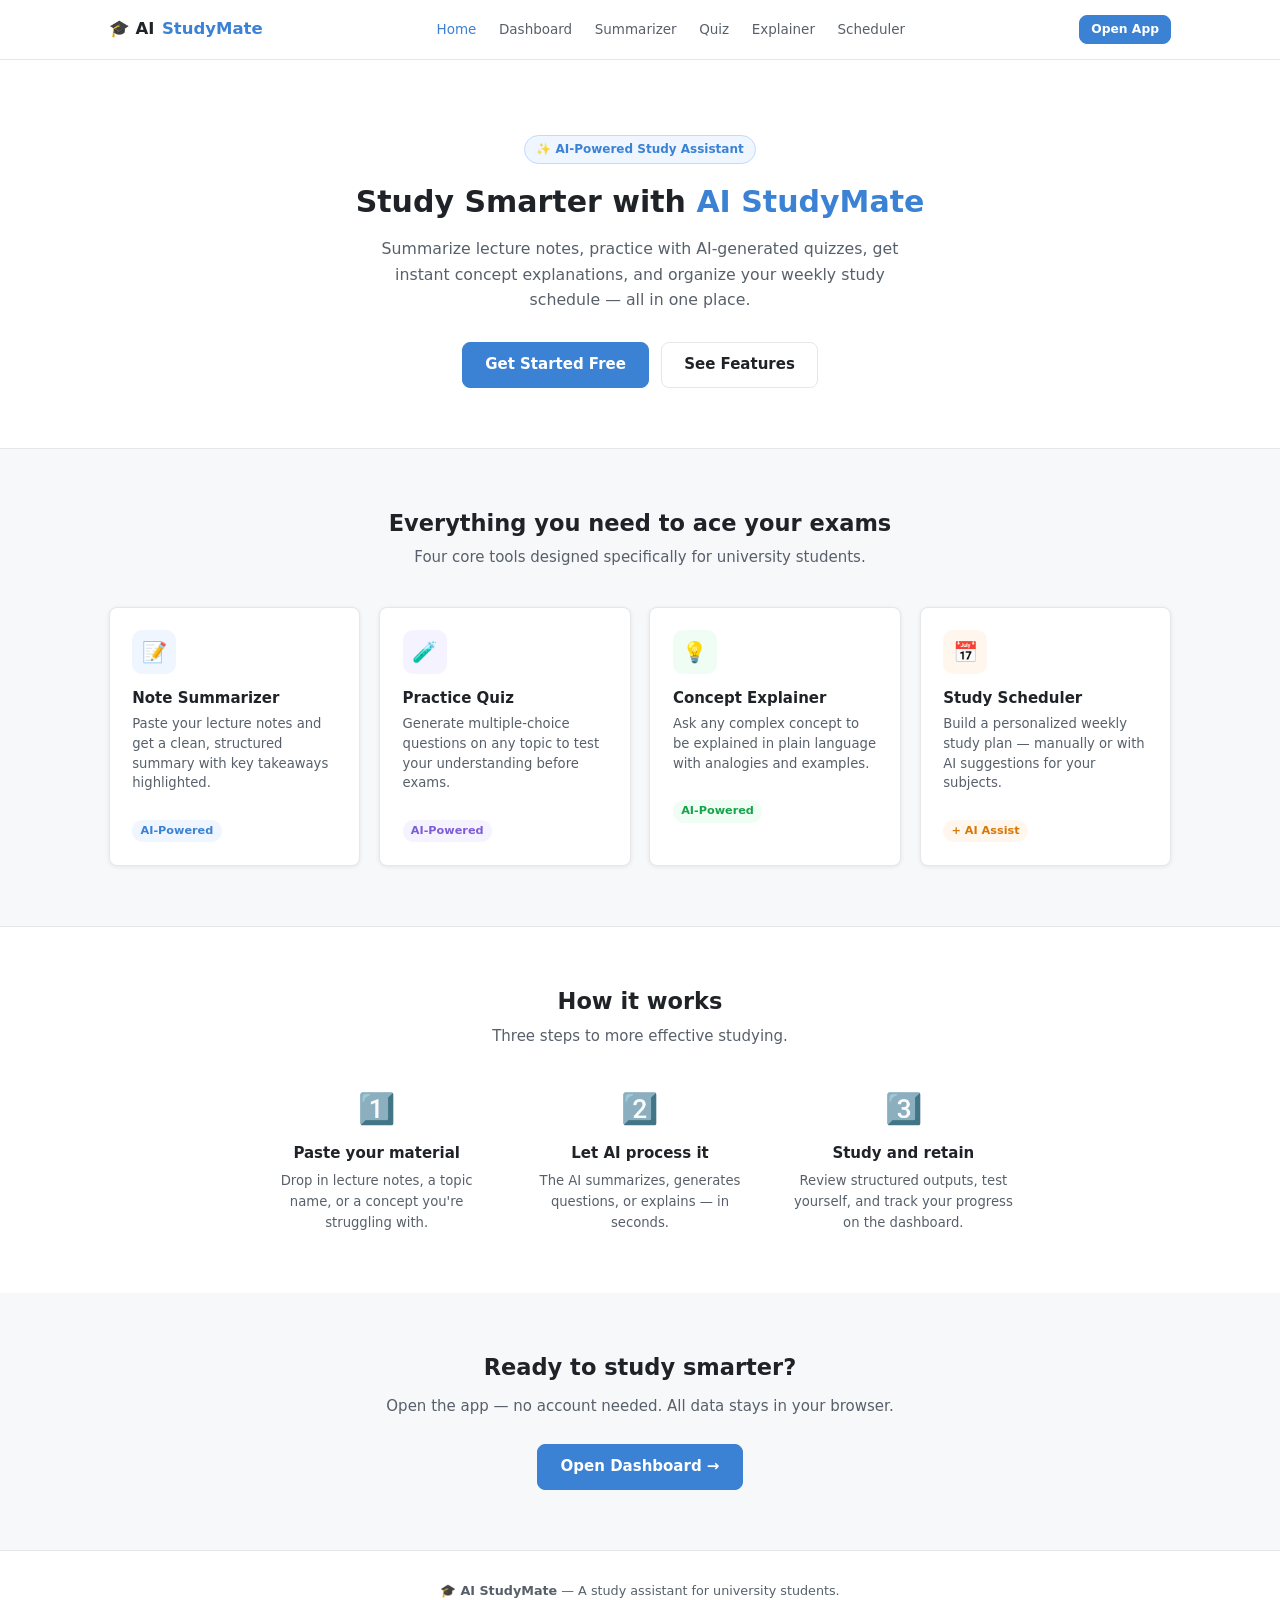
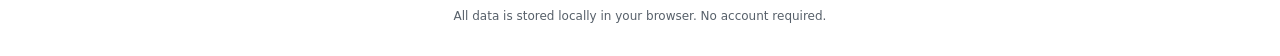
<file: ai-studymate/index.html>
<!DOCTYPE html>
<html lang="en">
<head>
  <meta charset="UTF-8">
  <meta name="viewport" content="width=device-width, initial-scale=1.0">
  <title>AI StudyMate — Study Smarter, Not Harder</title>
  <link rel="stylesheet" href="css/styles.css">
  <link rel="stylesheet" href="css/components.css">
</head>
<body>

<!-- ===== NAVIGATION ===== -->
<nav class="nav">
  <div class="container nav__inner">
    <a href="index.html" class="nav__brand">🎓 AI <span>StudyMate</span></a>
    <div class="nav__links" id="nav-links">
      <a href="index.html" class="active">Home</a>
      <a href="dashboard.html">Dashboard</a>
      <a href="pages/summarizer.html">Summarizer</a>
      <a href="pages/quiz.html">Quiz</a>
      <a href="pages/explainer.html">Explainer</a>
      <a href="pages/scheduler.html">Scheduler</a>
    </div>
    <div style="display:flex;align-items:center;gap:0.75rem;">
      <a href="dashboard.html" class="btn btn--primary btn--sm">Open App</a>
      <button class="nav__hamburger" id="nav-hamburger" aria-label="Toggle menu" aria-expanded="false">
        <span></span><span></span><span></span>
      </button>
    </div>
  </div>
</nav>

<!-- ===== HERO ===== -->
<section class="hero">
  <div class="container--sm">
    <div class="hero__badge">✨ AI-Powered Study Assistant</div>
    <h1>Study Smarter with <span>AI StudyMate</span></h1>
    <p>Summarize lecture notes, practice with AI-generated quizzes, get instant concept explanations, and organize your weekly study schedule — all in one place.</p>
    <div class="hero__actions">
      <a href="dashboard.html" class="btn btn--primary btn--lg">Get Started Free</a>
      <a href="#features" class="btn btn--outline btn--lg">See Features</a>
    </div>
  </div>
</section>

<!-- ===== FEATURES ===== -->
<section class="features" id="features">
  <div class="container">
    <div class="section-header">
      <h2>Everything you need to ace your exams</h2>
      <p>Four core tools designed specifically for university students.</p>
    </div>
    <div class="features__grid">

      <a href="pages/summarizer.html" class="feature-card">
        <div class="feature-card__icon feature-card__icon--blue">📝</div>
        <h3>Note Summarizer</h3>
        <p>Paste your lecture notes and get a clean, structured summary with key takeaways highlighted.</p>
        <br>
        <span class="badge badge--blue">AI-Powered</span>
      </a>

      <a href="pages/quiz.html" class="feature-card">
        <div class="feature-card__icon feature-card__icon--purple">🧪</div>
        <h3>Practice Quiz</h3>
        <p>Generate multiple-choice questions on any topic to test your understanding before exams.</p>
        <br>
        <span class="badge badge--purple">AI-Powered</span>
      </a>

      <a href="pages/explainer.html" class="feature-card">
        <div class="feature-card__icon feature-card__icon--green">💡</div>
        <h3>Concept Explainer</h3>
        <p>Ask any complex concept to be explained in plain language with analogies and examples.</p>
        <br>
        <span class="badge badge--green">AI-Powered</span>
      </a>

      <a href="pages/scheduler.html" class="feature-card">
        <div class="feature-card__icon feature-card__icon--orange">📅</div>
        <h3>Study Scheduler</h3>
        <p>Build a personalized weekly study plan — manually or with AI suggestions for your subjects.</p>
        <br>
        <span class="badge badge--orange">+ AI Assist</span>
      </a>

    </div>
  </div>
</section>

<!-- ===== HOW IT WORKS ===== -->
<section style="background: var(--bg); padding: 4rem 0; border-top: 1px solid var(--border);">
  <div class="container">
    <div class="section-header">
      <h2>How it works</h2>
      <p>Three steps to more effective studying.</p>
    </div>
    <div style="display:grid;grid-template-columns:repeat(auto-fit,minmax(200px,1fr));gap:2rem;text-align:center;max-width:760px;margin:0 auto;">
      <div>
        <div style="font-size:2rem;margin-bottom:0.75rem;">1️⃣</div>
        <h4 style="margin-bottom:0.4rem;">Paste your material</h4>
        <p style="font-size:0.88rem;">Drop in lecture notes, a topic name, or a concept you're struggling with.</p>
      </div>
      <div>
        <div style="font-size:2rem;margin-bottom:0.75rem;">2️⃣</div>
        <h4 style="margin-bottom:0.4rem;">Let AI process it</h4>
        <p style="font-size:0.88rem;">The AI summarizes, generates questions, or explains — in seconds.</p>
      </div>
      <div>
        <div style="font-size:2rem;margin-bottom:0.75rem;">3️⃣</div>
        <h4 style="margin-bottom:0.4rem;">Study and retain</h4>
        <p style="font-size:0.88rem;">Review structured outputs, test yourself, and track your progress on the dashboard.</p>
      </div>
    </div>
  </div>
</section>

<!-- ===== CTA ===== -->
<section style="padding:4rem 0;text-align:center;">
  <div class="container--sm">
    <h2 style="margin-bottom:0.75rem;">Ready to study smarter?</h2>
    <p style="margin-bottom:1.75rem;">Open the app — no account needed. All data stays in your browser.</p>
    <a href="dashboard.html" class="btn btn--primary btn--lg">Open Dashboard →</a>
  </div>
</section>

<!-- ===== FOOTER ===== -->
<footer class="footer">
  <div class="container">
    <p>🎓 <strong>AI StudyMate</strong> — A study assistant for university students.</p>
    <p style="margin-top:0.4rem;font-size:0.8rem;">All data is stored locally in your browser. No account required.</p>
  </div>
</footer>

<script src="js/storage.js"></script>
<script src="js/ai.js"></script>
<script src="js/app.js"></script>
</body>
</html>
</file>
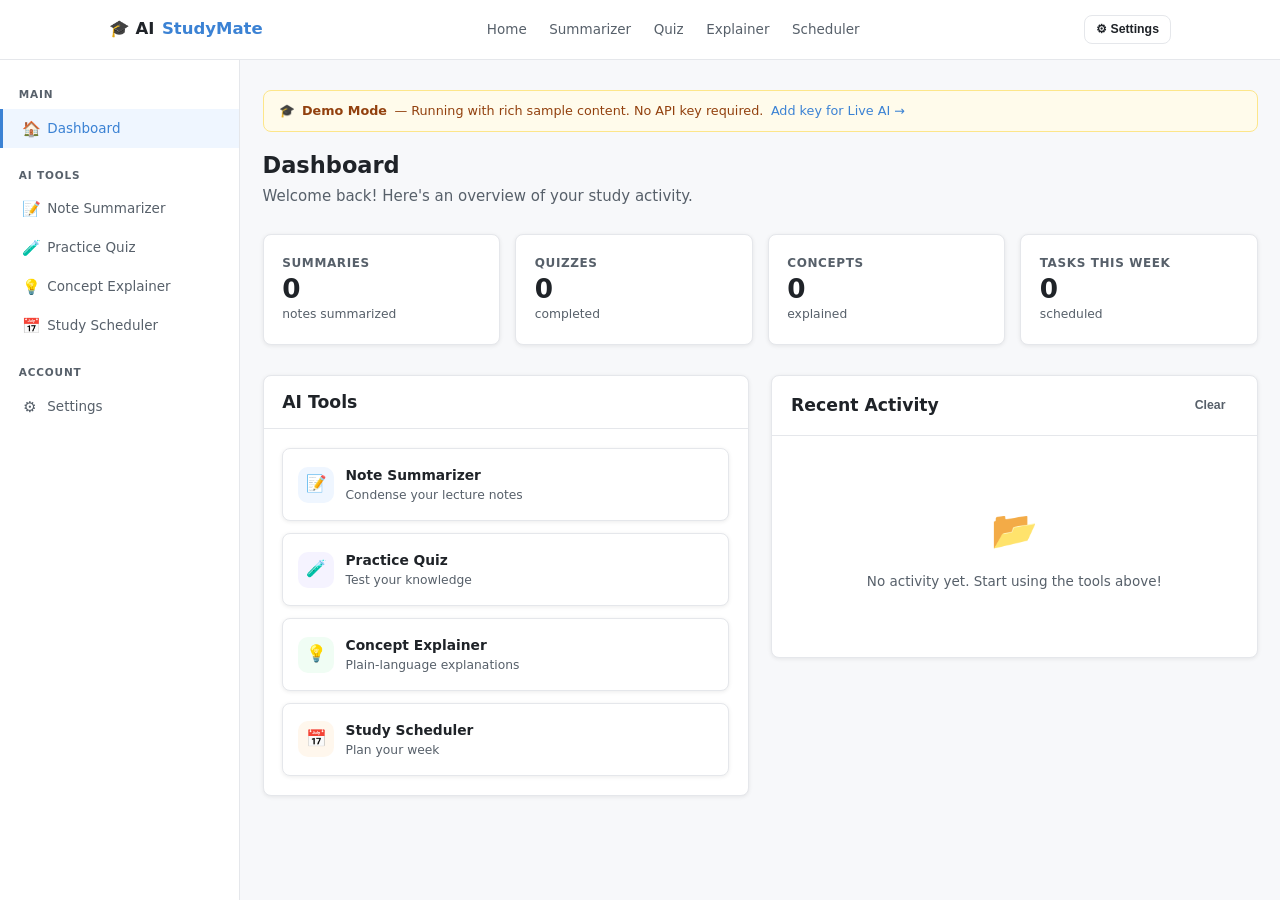
<file: ai-studymate/dashboard.html>
<!DOCTYPE html>
<html lang="en">
<head>
  <meta charset="UTF-8">
  <meta name="viewport" content="width=device-width, initial-scale=1.0">
  <title>Dashboard — AI StudyMate</title>
  <link rel="stylesheet" href="css/styles.css">
  <link rel="stylesheet" href="css/components.css">
</head>
<body>

<!-- ===== NAVIGATION ===== -->
<nav class="nav">
  <div class="container nav__inner">
    <a href="index.html" class="nav__brand">🎓 AI <span>StudyMate</span></a>
    <div class="nav__links" id="nav-links">
      <a href="index.html">Home</a>
      <a href="pages/summarizer.html">Summarizer</a>
      <a href="pages/quiz.html">Quiz</a>
      <a href="pages/explainer.html">Explainer</a>
      <a href="pages/scheduler.html">Scheduler</a>
    </div>
    <div style="display:flex;align-items:center;gap:0.5rem;">
      <button class="btn btn--outline btn--sm" id="settings-btn" title="API Key Settings">⚙ Settings</button>
      <button class="nav__hamburger" id="nav-hamburger" aria-label="Toggle menu" aria-expanded="false">
        <span></span><span></span><span></span>
      </button>
    </div>
  </div>
</nav>

<!-- ===== APP LAYOUT ===== -->
<div class="app-layout">

  <!-- Sidebar -->
  <aside class="sidebar" id="sidebar">
    <div class="sidebar__section">
      <div class="sidebar__label">Main</div>
      <a href="dashboard.html" class="sidebar__link active">
        <span class="sidebar__icon">🏠</span> Dashboard
      </a>
    </div>
    <div class="sidebar__section">
      <div class="sidebar__label">AI Tools</div>
      <a href="pages/summarizer.html" class="sidebar__link">
        <span class="sidebar__icon">📝</span> Note Summarizer
      </a>
      <a href="pages/quiz.html" class="sidebar__link">
        <span class="sidebar__icon">🧪</span> Practice Quiz
      </a>
      <a href="pages/explainer.html" class="sidebar__link">
        <span class="sidebar__icon">💡</span> Concept Explainer
      </a>
      <a href="pages/scheduler.html" class="sidebar__link">
        <span class="sidebar__icon">📅</span> Study Scheduler
      </a>
    </div>
    <div class="sidebar__section">
      <div class="sidebar__label">Account</div>
      <a href="#" class="sidebar__link" id="settings-btn-side">
        <span class="sidebar__icon">⚙</span> Settings
      </a>
    </div>
  </aside>

  <!-- Main -->
  <main class="main-content">

    <!-- AI Banner -->
    <div class="ai-banner" id="ai-status-banner">
      ⚠️ No API key configured. Showing demo output.
      <a href="#" id="open-settings-from-banner">Add key in Settings →</a>
    </div>

    <!-- Page Header -->
    <div class="page-header">
      <h2>Dashboard</h2>
      <p>Welcome back! Here's an overview of your study activity.</p>
    </div>

    <!-- Stats Row -->
    <div style="display:grid;grid-template-columns:repeat(auto-fit,minmax(160px,1fr));gap:1rem;margin-bottom:2rem;" id="stats-grid">
      <div class="stat-card">
        <div class="stat-card__label">Summaries</div>
        <div class="stat-card__value" id="stat-summaries">0</div>
        <div class="stat-card__sub">notes summarized</div>
      </div>
      <div class="stat-card">
        <div class="stat-card__label">Quizzes</div>
        <div class="stat-card__value" id="stat-quizzes">0</div>
        <div class="stat-card__sub">completed</div>
      </div>
      <div class="stat-card">
        <div class="stat-card__label">Concepts</div>
        <div class="stat-card__value" id="stat-explanations">0</div>
        <div class="stat-card__sub">explained</div>
      </div>
      <div class="stat-card">
        <div class="stat-card__label">Tasks This Week</div>
        <div class="stat-card__value" id="stat-tasks">0</div>
        <div class="stat-card__sub">scheduled</div>
      </div>
    </div>

    <!-- Feature Cards + Recent Activity -->
    <div style="display:grid;grid-template-columns:1fr 1fr;gap:1.5rem;align-items:start;" class="dashboard-grid">

      <!-- Feature Shortcuts -->
      <div class="card">
        <div class="card__header"><h3>AI Tools</h3></div>
        <div class="card__body" style="display:flex;flex-direction:column;gap:0.75rem;">
          <a href="pages/summarizer.html" class="feature-card" style="padding:1rem;">
            <div style="display:flex;align-items:center;gap:0.75rem;">
              <div class="feature-card__icon feature-card__icon--blue" style="width:36px;height:36px;font-size:1.1rem;margin:0;flex-shrink:0;">📝</div>
              <div>
                <div style="font-weight:600;font-size:0.92rem;color:var(--text);">Note Summarizer</div>
                <div style="font-size:0.82rem;color:var(--muted);">Condense your lecture notes</div>
              </div>
            </div>
          </a>
          <a href="pages/quiz.html" class="feature-card" style="padding:1rem;">
            <div style="display:flex;align-items:center;gap:0.75rem;">
              <div class="feature-card__icon feature-card__icon--purple" style="width:36px;height:36px;font-size:1.1rem;margin:0;flex-shrink:0;">🧪</div>
              <div>
                <div style="font-weight:600;font-size:0.92rem;color:var(--text);">Practice Quiz</div>
                <div style="font-size:0.82rem;color:var(--muted);">Test your knowledge</div>
              </div>
            </div>
          </a>
          <a href="pages/explainer.html" class="feature-card" style="padding:1rem;">
            <div style="display:flex;align-items:center;gap:0.75rem;">
              <div class="feature-card__icon feature-card__icon--green" style="width:36px;height:36px;font-size:1.1rem;margin:0;flex-shrink:0;">💡</div>
              <div>
                <div style="font-weight:600;font-size:0.92rem;color:var(--text);">Concept Explainer</div>
                <div style="font-size:0.82rem;color:var(--muted);">Plain-language explanations</div>
              </div>
            </div>
          </a>
          <a href="pages/scheduler.html" class="feature-card" style="padding:1rem;">
            <div style="display:flex;align-items:center;gap:0.75rem;">
              <div class="feature-card__icon feature-card__icon--orange" style="width:36px;height:36px;font-size:1.1rem;margin:0;flex-shrink:0;">📅</div>
              <div>
                <div style="font-weight:600;font-size:0.92rem;color:var(--text);">Study Scheduler</div>
                <div style="font-size:0.82rem;color:var(--muted);">Plan your week</div>
              </div>
            </div>
          </a>
        </div>
      </div>

      <!-- Recent Activity -->
      <div class="card">
        <div class="card__header">
          <h3>Recent Activity</h3>
          <button class="btn btn--ghost btn--sm" id="clear-history-btn" title="Clear all history">Clear</button>
        </div>
        <div class="card__body" id="recent-activity-list">
          <div class="empty-state">
            <div class="empty-state__icon">📂</div>
            <p>No activity yet. Start using the tools above!</p>
          </div>
        </div>
      </div>

    </div><!-- /dashboard-grid -->

  </main>
</div><!-- /app-layout -->

<!-- ===== SETTINGS MODAL ===== -->
<div id="settings-overlay" hidden style="position:fixed;inset:0;background:rgba(0,0,0,0.35);z-index:200;"></div>
<div id="settings-modal" hidden role="dialog" aria-modal="true" aria-labelledby="settings-title"
  style="position:fixed;top:50%;left:50%;transform:translate(-50%,-50%);z-index:210;width:90%;max-width:440px;">
  <div class="card">
    <div class="card__header">
      <h3 id="settings-title">⚙ Settings</h3>
      <button class="btn btn--ghost btn--sm" id="settings-close">✕</button>
    </div>
    <div class="card__body">
      <form id="settings-form">
        <div class="form-group">
          <label class="form-label" for="api-key-input">Groq API Key <span>(optional)</span></label>
          <input type="password" class="form-control" id="api-key-input" placeholder="gsk_..." autocomplete="off">
          <p class="form-hint">Your key is stored only in your browser's localStorage and is sent directly to api.groq.com — never to any third-party server. Get a free key at <a href="https://console.groq.com/keys" target="_blank" rel="noopener">console.groq.com/keys</a>.</p>
        </div>
        <div class="form-group">
          <label class="form-label" for="model-display">AI Model</label>
          <input type="text" class="form-control" id="model-display" value="llama-3.3-70b-versatile" readonly style="background:var(--surface);">
          <p class="form-hint">Model can be changed in <code>js/ai.js → AI_CONFIG.model</code>. See <a href="https://console.groq.com/docs/models" target="_blank" rel="noopener">Groq model docs</a> for alternatives.</p>
        </div>
        <div class="form-actions">
          <button type="submit" class="btn btn--primary">Save Settings</button>
          <span id="settings-saved" style="display:none;color:var(--success);font-size:0.88rem;">✓ Saved!</span>
        </div>
      </form>
    </div>
  </div>
</div>

<script src="js/storage.js"></script>
<script src="js/ai.js"></script>
<script src="js/app.js"></script>
<script>
  // Wire sidebar settings link
  document.getElementById('settings-btn-side')?.addEventListener('click', e => {
    e.preventDefault();
    document.getElementById('settings-btn')?.click();
  });

  // Populate stats
  (function loadStats() {
    const s = getStats();
    document.getElementById('stat-summaries').textContent    = s.summaries;
    document.getElementById('stat-quizzes').textContent      = s.quizzesDone;
    document.getElementById('stat-explanations').textContent = s.explanations;
    document.getElementById('stat-tasks').textContent        = s.tasksThisWeek;
  })();

  // Populate recent activity
  (function loadActivity() {
    const list = getRecentActivity();
    const el   = document.getElementById('recent-activity-list');
    if (!list.length) return;
    el.innerHTML = '<div class="history-list">' +
      list.map(item => `
        <div class="history-item">
          <div class="history-item__icon">${item.icon}</div>
          <div class="history-item__meta">
            <div class="history-item__title">${escHtml(item.title)}</div>
            <div class="history-item__desc">${escHtml(item.desc)}</div>
          </div>
          <div class="history-item__time">${timeAgo(item.ts)}</div>
        </div>`).join('') + '</div>';
  })();

  // Clear history
  document.getElementById('clear-history-btn')?.addEventListener('click', () => {
    if (!confirm('Clear all history? This cannot be undone.')) return;
    localStorage.removeItem('asm_summaries');
    localStorage.removeItem('asm_quiz_history');
    localStorage.removeItem('asm_explanations');
    location.reload();
  });

  function escHtml(s) {
    return String(s).replace(/&/g,'&amp;').replace(/</g,'&lt;').replace(/>/g,'&gt;').replace(/"/g,'&quot;');
  }
</script>
</body>
</html>
</file>
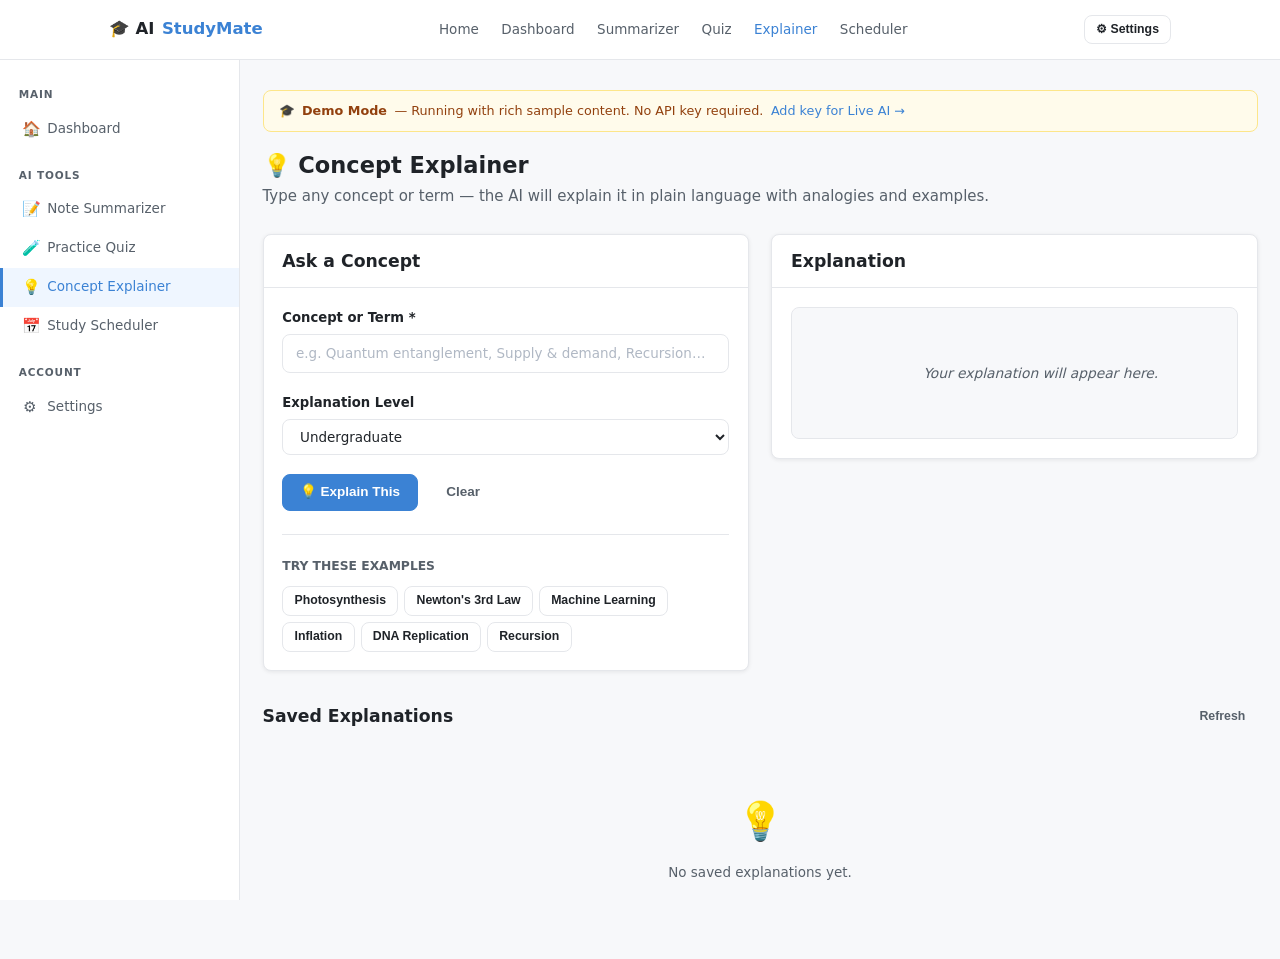
<file: ai-studymate/pages/explainer.html>
<!DOCTYPE html>
<html lang="en">
<head>
  <meta charset="UTF-8">
  <meta name="viewport" content="width=device-width, initial-scale=1.0">
  <title>Concept Explainer — AI StudyMate</title>
  <link rel="stylesheet" href="../css/styles.css">
  <link rel="stylesheet" href="../css/components.css">
</head>
<body>

<nav class="nav">
  <div class="container nav__inner">
    <a href="../index.html" class="nav__brand">🎓 AI <span>StudyMate</span></a>
    <div class="nav__links" id="nav-links">
      <a href="../index.html">Home</a>
      <a href="../dashboard.html">Dashboard</a>
      <a href="summarizer.html">Summarizer</a>
      <a href="quiz.html">Quiz</a>
      <a href="explainer.html" class="active">Explainer</a>
      <a href="scheduler.html">Scheduler</a>
    </div>
    <div style="display:flex;align-items:center;gap:0.5rem;">
      <button class="btn btn--outline btn--sm" id="settings-btn">⚙ Settings</button>
      <button class="nav__hamburger" id="nav-hamburger" aria-label="Toggle menu" aria-expanded="false">
        <span></span><span></span><span></span>
      </button>
    </div>
  </div>
</nav>

<div class="app-layout">

  <aside class="sidebar">
    <div class="sidebar__section">
      <div class="sidebar__label">Main</div>
      <a href="../dashboard.html" class="sidebar__link"><span class="sidebar__icon">🏠</span> Dashboard</a>
    </div>
    <div class="sidebar__section">
      <div class="sidebar__label">AI Tools</div>
      <a href="summarizer.html" class="sidebar__link"><span class="sidebar__icon">📝</span> Note Summarizer</a>
      <a href="quiz.html" class="sidebar__link"><span class="sidebar__icon">🧪</span> Practice Quiz</a>
      <a href="explainer.html" class="sidebar__link active"><span class="sidebar__icon">💡</span> Concept Explainer</a>
      <a href="scheduler.html" class="sidebar__link"><span class="sidebar__icon">📅</span> Study Scheduler</a>
    </div>
    <div class="sidebar__section">
      <div class="sidebar__label">Account</div>
      <a href="#" class="sidebar__link" id="settings-btn-side"><span class="sidebar__icon">⚙</span> Settings</a>
    </div>
  </aside>

  <main class="main-content">
    <div class="ai-banner" id="ai-status-banner">⚠️ No API key configured.</div>

    <div class="page-header">
      <h2>💡 Concept Explainer</h2>
      <p>Type any concept or term — the AI will explain it in plain language with analogies and examples.</p>
    </div>

    <div style="display:grid;grid-template-columns:1fr 1fr;gap:1.5rem;align-items:start;">

      <!-- Input -->
      <div class="card">
        <div class="card__header"><h3>Ask a Concept</h3></div>
        <div class="card__body">
          <div class="form-group">
            <label class="form-label" for="concept-input">Concept or Term *</label>
            <input type="text" class="form-control" id="concept-input"
              placeholder="e.g. Quantum entanglement, Supply & demand, Recursion…">
          </div>
          <div class="form-group">
            <label class="form-label" for="level-select">Explanation Level</label>
            <select class="form-control" id="level-select">
              <option value="high school student">High School</option>
              <option value="undergraduate" selected>Undergraduate</option>
              <option value="graduate">Graduate / Advanced</option>
            </select>
          </div>
          <div class="form-actions">
            <button class="btn btn--primary" id="explain-btn">💡 Explain This</button>
            <button class="btn btn--ghost" id="clear-explain-btn">Clear</button>
          </div>

          <!-- Quick suggestions -->
          <hr class="divider">
          <p style="font-size:0.82rem;font-weight:600;color:var(--muted);margin-bottom:0.6rem;">TRY THESE EXAMPLES</p>
          <div style="display:flex;flex-wrap:wrap;gap:0.4rem;" id="suggestions">
            <button class="btn btn--outline btn--sm suggest-btn">Photosynthesis</button>
            <button class="btn btn--outline btn--sm suggest-btn">Newton's 3rd Law</button>
            <button class="btn btn--outline btn--sm suggest-btn">Machine Learning</button>
            <button class="btn btn--outline btn--sm suggest-btn">Inflation</button>
            <button class="btn btn--outline btn--sm suggest-btn">DNA Replication</button>
            <button class="btn btn--outline btn--sm suggest-btn">Recursion</button>
          </div>
        </div>
      </div>

      <!-- Output -->
      <div class="card">
        <div class="card__header">
          <h3>Explanation</h3>
          <button class="btn btn--outline btn--sm" id="copy-explain-btn" style="display:none;">Copy</button>
        </div>
        <div class="card__body">
          <div class="result-box result-box--empty" id="explain-output">
            Your explanation will appear here.
          </div>
        </div>
        <div class="card__footer" id="explain-footer" style="display:none;">
          <div style="display:flex;align-items:center;justify-content:space-between;">
            <span style="font-size:0.82rem;color:var(--muted);" id="explain-meta"></span>
            <button class="btn btn--outline btn--sm" id="save-explain-btn">💾 Save</button>
          </div>
        </div>
      </div>

    </div>

    <!-- Saved explanations -->
    <div style="margin-top:2rem;">
      <div style="display:flex;align-items:center;justify-content:space-between;margin-bottom:1rem;">
        <h3>Saved Explanations</h3>
        <button class="btn btn--ghost btn--sm" id="refresh-explain-history">Refresh</button>
      </div>
      <div id="explain-history-list"></div>
    </div>

  </main>
</div>

<!-- Settings Modal -->
<div id="settings-overlay" hidden style="position:fixed;inset:0;background:rgba(0,0,0,0.35);z-index:200;"></div>
<div id="settings-modal" hidden role="dialog" aria-modal="true"
  style="position:fixed;top:50%;left:50%;transform:translate(-50%,-50%);z-index:210;width:90%;max-width:440px;">
  <div class="card">
    <div class="card__header">
      <h3>⚙ Settings</h3>
      <button class="btn btn--ghost btn--sm" id="settings-close">✕</button>
    </div>
    <div class="card__body">
      <form id="settings-form">
        <div class="form-group">
          <label class="form-label" for="api-key-input">Groq API Key</label>
          <input type="password" class="form-control" id="api-key-input" placeholder="gsk_..." autocomplete="off">
          <p class="form-hint">Stored only in your browser and sent directly to api.groq.com. Get a free key at <a href="https://console.groq.com/keys" target="_blank" rel="noopener">console.groq.com/keys</a>.</p>
        </div>
        <div class="form-actions">
          <button type="submit" class="btn btn--primary">Save</button>
          <span id="settings-saved" style="display:none;color:var(--success);font-size:0.88rem;">✓ Saved!</span>
        </div>
      </form>
    </div>
  </div>
</div>

<script src="../js/storage.js"></script>
<script src="../js/ai.js"></script>
<script src="../js/app.js"></script>
<script>
  document.getElementById('settings-btn-side')?.addEventListener('click', e => {
    e.preventDefault(); document.getElementById('settings-btn')?.click();
  });

  let lastExplain = null;

  const btn      = document.getElementById('explain-btn');
  const output   = document.getElementById('explain-output');
  const footer   = document.getElementById('explain-footer');
  const meta     = document.getElementById('explain-meta');
  const copyBtn  = document.getElementById('copy-explain-btn');
  const saveBtn  = document.getElementById('save-explain-btn');

  // Quick suggestions
  document.querySelectorAll('.suggest-btn').forEach(b => {
    b.addEventListener('click', () => {
      document.getElementById('concept-input').value = b.textContent;
    });
  });

  document.getElementById('clear-explain-btn').addEventListener('click', () => {
    document.getElementById('concept-input').value = '';
    renderEmpty(output, 'Your explanation will appear here.');
    footer.style.display = 'none';
    copyBtn.style.display = 'none';
    lastExplain = null;
  });

  btn.addEventListener('click', async () => {
    const concept = document.getElementById('concept-input').value.trim();
    if (!concept) { alert('Please enter a concept.'); return; }
    const level = document.getElementById('level-select').value;
    setLoading(btn, output, true, 'Explaining…');
    const res = await aiExplain(concept, level);
    setLoading(btn, null, false);
    if (res.errorMessage) showErrorMessage(output.parentElement, res.errorMessage);
    renderResult(output, res.text, res.isDemo);
    lastExplain = { concept, text: res.text, isDemo: res.isDemo };
    meta.textContent = `"${concept}" · ${level} · ${res.isDemo ? '🎓 Demo' : '✅ Live AI'} response`;
    footer.style.display = '';
    copyBtn.style.display = '';
    refreshAiBanner();
  });

  // Allow Enter key to trigger explain
  document.getElementById('concept-input').addEventListener('keydown', e => {
    if (e.key === 'Enter') btn.click();
  });

  copyBtn.addEventListener('click', () => {
    if (lastExplain) navigator.clipboard.writeText(lastExplain.text).then(() => {
      copyBtn.textContent = 'Copied!';
      setTimeout(() => copyBtn.textContent = 'Copy', 1500);
    });
  });

  saveBtn.addEventListener('click', () => {
    if (!lastExplain) return;
    saveExplanation({ concept: lastExplain.concept, preview: lastExplain.text.slice(0, 80), full: lastExplain.text });
    saveBtn.textContent = '✓ Saved!';
    setTimeout(() => saveBtn.textContent = '💾 Save', 1500);
    loadHistory();
  });

  document.getElementById('refresh-explain-history').addEventListener('click', loadHistory);

  function loadHistory() {
    const el   = document.getElementById('explain-history-list');
    const list = getExplanations();
    if (!list.length) {
      el.innerHTML = '<div class="empty-state"><div class="empty-state__icon">💡</div><p>No saved explanations yet.</p></div>';
      return;
    }
    el.innerHTML = '<div class="history-list">' + list.map(x => `
      <div class="history-item">
        <div class="history-item__icon">💡</div>
        <div class="history-item__meta">
          <div class="history-item__title">${escHtml(x.concept)}</div>
          <div class="history-item__desc">${escHtml(x.preview)}…</div>
        </div>
        <span class="history-item__time">${timeAgo(x.ts)}</span>
      </div>`).join('') + '</div>';
  }

  function escHtml(s) {
    return String(s).replace(/&/g,'&amp;').replace(/</g,'&lt;').replace(/>/g,'&gt;');
  }

  loadHistory();
</script>
</body>
</html>
</file>
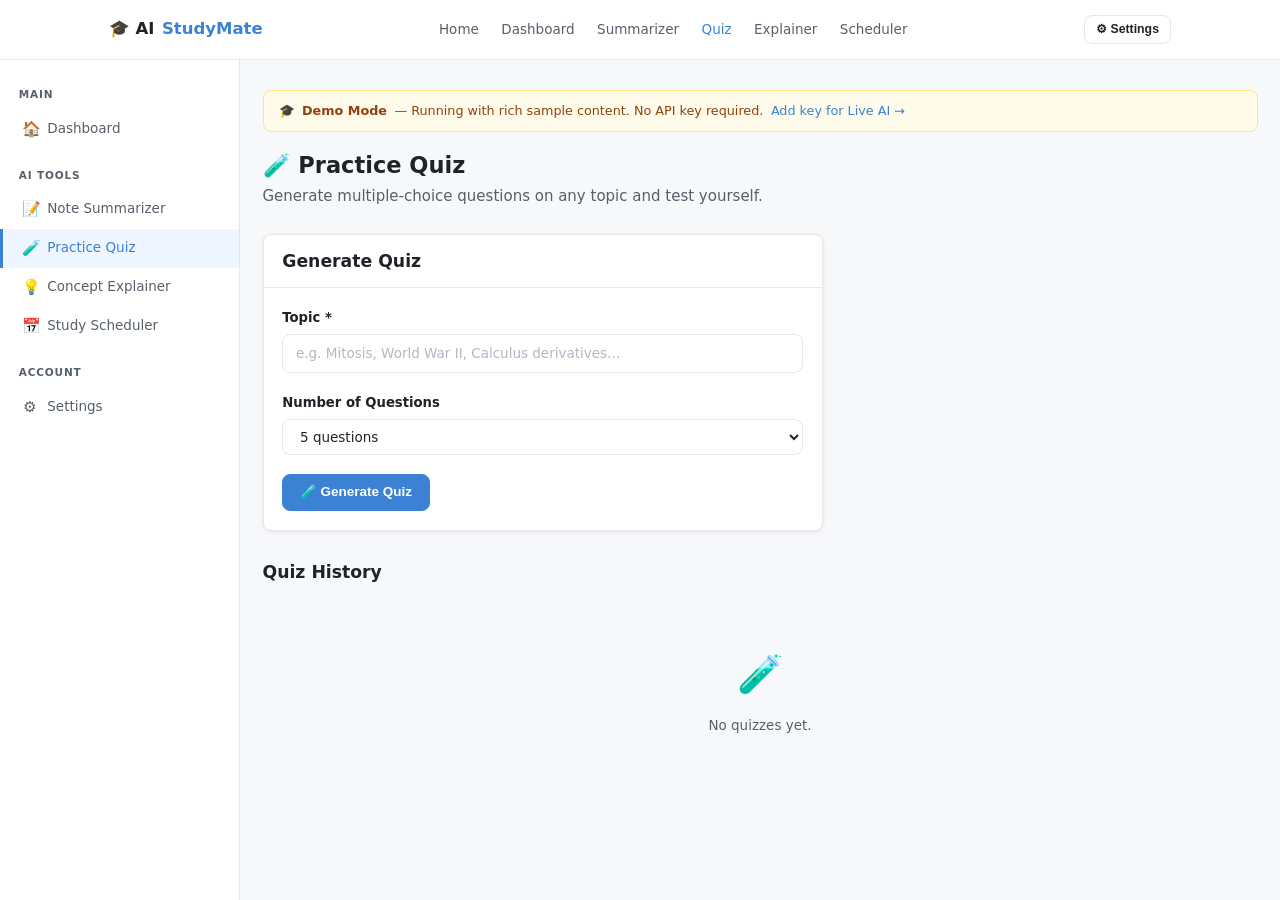
<file: ai-studymate/pages/quiz.html>
<!DOCTYPE html>
<html lang="en">
<head>
  <meta charset="UTF-8">
  <meta name="viewport" content="width=device-width, initial-scale=1.0">
  <title>Practice Quiz — AI StudyMate</title>
  <link rel="stylesheet" href="../css/styles.css">
  <link rel="stylesheet" href="../css/components.css">
</head>
<body>

<!-- ===== NAVIGATION ===== -->
<nav class="nav">
  <div class="container nav__inner">
    <a href="../index.html" class="nav__brand">🎓 AI <span>StudyMate</span></a>
    <div class="nav__links" id="nav-links">
      <a href="../index.html">Home</a>
      <a href="../dashboard.html">Dashboard</a>
      <a href="summarizer.html">Summarizer</a>
      <a href="quiz.html" class="active">Quiz</a>
      <a href="explainer.html">Explainer</a>
      <a href="scheduler.html">Scheduler</a>
    </div>
    <div style="display:flex;align-items:center;gap:0.5rem;">
      <button class="btn btn--outline btn--sm" id="settings-btn">⚙ Settings</button>
      <button class="nav__hamburger" id="nav-hamburger" aria-label="Toggle menu" aria-expanded="false">
        <span></span><span></span><span></span>
      </button>
    </div>
  </div>
</nav>

<div class="app-layout">

  <!-- Sidebar -->
  <aside class="sidebar">
    <div class="sidebar__section">
      <div class="sidebar__label">Main</div>
      <a href="../dashboard.html" class="sidebar__link"><span class="sidebar__icon">🏠</span> Dashboard</a>
    </div>
    <div class="sidebar__section">
      <div class="sidebar__label">AI Tools</div>
      <a href="summarizer.html" class="sidebar__link"><span class="sidebar__icon">📝</span> Note Summarizer</a>
      <a href="quiz.html" class="sidebar__link active"><span class="sidebar__icon">🧪</span> Practice Quiz</a>
      <a href="explainer.html" class="sidebar__link"><span class="sidebar__icon">💡</span> Concept Explainer</a>
      <a href="scheduler.html" class="sidebar__link"><span class="sidebar__icon">📅</span> Study Scheduler</a>
    </div>
    <div class="sidebar__section">
      <div class="sidebar__label">Account</div>
      <a href="#" class="sidebar__link" id="settings-btn-side"><span class="sidebar__icon">⚙</span> Settings</a>
    </div>
  </aside>

  <!-- Main -->
  <main class="main-content">
    <div class="ai-banner" id="ai-status-banner">⚠️ No API key configured.</div>

    <div class="page-header">
      <h2>🧪 Practice Quiz</h2>
      <p>Generate multiple-choice questions on any topic and test yourself.</p>
    </div>

    <!-- View: Setup -->
    <div id="view-setup">
      <div class="card" style="max-width:560px;">
        <div class="card__header"><h3>Generate Quiz</h3></div>
        <div class="card__body">
          <div class="form-group">
            <label class="form-label" for="quiz-topic">Topic *</label>
            <input type="text" class="form-control" id="quiz-topic" placeholder="e.g. Mitosis, World War II, Calculus derivatives…">
          </div>
          <div class="form-group">
            <label class="form-label" for="quiz-count">Number of Questions</label>
            <select class="form-control" id="quiz-count">
              <option value="3">3 questions</option>
              <option value="5" selected>5 questions</option>
              <option value="8">8 questions</option>
              <option value="10">10 questions</option>
            </select>
          </div>
          <div class="form-actions">
            <button class="btn btn--primary" id="generate-quiz-btn">🧪 Generate Quiz</button>
          </div>
        </div>
      </div>

      <!-- Quiz history -->
      <div style="margin-top:2rem;">
        <h3 style="margin-bottom:1rem;">Quiz History</h3>
        <div id="quiz-history-list"></div>
      </div>
    </div>

    <!-- View: Active Quiz -->
    <div id="view-quiz" style="display:none;">
      <div style="display:flex;align-items:center;justify-content:space-between;margin-bottom:1.25rem;">
        <div>
          <h3 id="quiz-title-display">Quiz</h3>
          <p id="quiz-progress" style="margin:0;font-size:0.88rem;"></p>
        </div>
        <button class="btn btn--outline btn--sm" id="quit-quiz-btn">✕ Quit</button>
      </div>
      <div id="quiz-questions-container"></div>
      <div style="margin-top:1.5rem;" id="quiz-submit-row">
        <button class="btn btn--primary" id="submit-quiz-btn">Submit Answers</button>
      </div>
    </div>

    <!-- View: Result -->
    <div id="view-result" style="display:none;">
      <div class="quiz-score card" style="max-width:420px;margin:0 auto;">
        <div class="card__body">
          <div class="quiz-score">
            <div class="quiz-score__value" id="score-value">0/0</div>
            <div class="quiz-score__label" id="score-label">Complete!</div>
            <div id="score-feedback" style="margin-top:1rem;font-size:0.9rem;color:var(--muted);"></div>
          </div>
          <hr class="divider">
          <div class="form-actions" style="justify-content:center;">
            <button class="btn btn--primary" id="try-again-btn">Try Again</button>
            <button class="btn btn--outline" id="new-quiz-btn">New Quiz</button>
          </div>
        </div>
      </div>
      <div id="answers-review" style="margin-top:1.5rem;"></div>
    </div>

  </main>
</div>

<!-- Settings Modal -->
<div id="settings-overlay" hidden style="position:fixed;inset:0;background:rgba(0,0,0,0.35);z-index:200;"></div>
<div id="settings-modal" hidden role="dialog" aria-modal="true"
  style="position:fixed;top:50%;left:50%;transform:translate(-50%,-50%);z-index:210;width:90%;max-width:440px;">
  <div class="card">
    <div class="card__header">
      <h3>⚙ Settings</h3>
      <button class="btn btn--ghost btn--sm" id="settings-close">✕</button>
    </div>
    <div class="card__body">
      <form id="settings-form">
        <div class="form-group">
          <label class="form-label" for="api-key-input">Groq API Key</label>
          <input type="password" class="form-control" id="api-key-input" placeholder="gsk_..." autocomplete="off">
          <p class="form-hint">Stored only in your browser and sent directly to api.groq.com. Get a free key at <a href="https://console.groq.com/keys" target="_blank" rel="noopener">console.groq.com/keys</a>.</p>
        </div>
        <div class="form-actions">
          <button type="submit" class="btn btn--primary">Save</button>
          <span id="settings-saved" style="display:none;color:var(--success);font-size:0.88rem;">✓ Saved!</span>
        </div>
      </form>
    </div>
  </div>
</div>

<script src="../js/storage.js"></script>
<script src="../js/ai.js"></script>
<script src="../js/app.js"></script>
<script>
  document.getElementById('settings-btn-side')?.addEventListener('click', e => {
    e.preventDefault(); document.getElementById('settings-btn')?.click();
  });

  let currentQuestions = [];
  let currentTopic     = '';

  const views = {
    setup:  document.getElementById('view-setup'),
    quiz:   document.getElementById('view-quiz'),
    result: document.getElementById('view-result'),
  };
  function showView(name) {
    Object.values(views).forEach(v => v.style.display = 'none');
    views[name].style.display = '';
  }

  // Generate quiz
  document.getElementById('generate-quiz-btn').addEventListener('click', async () => {
    const topic = document.getElementById('quiz-topic').value.trim();
    if (!topic) { alert('Please enter a topic.'); return; }
    const count = Number(document.getElementById('quiz-count').value);
    const btn   = document.getElementById('generate-quiz-btn');
    setLoading(btn, null, true, 'Generating…');
    const res = await aiGenerateQuiz(topic, count);
    setLoading(btn, null, false);
    refreshAiBanner();
    // Surface API error if live call failed and demo was substituted
    if (res.errorMessage) {
      const setupEl = document.getElementById('view-setup');
      showErrorMessage(setupEl, res.errorMessage);
    }
    currentQuestions = res.parsed || [];
    currentTopic     = topic;
    if (!currentQuestions.length) { alert('Could not generate questions. Try again.'); return; }
    renderQuiz(res.isDemo);
    showView('quiz');
  });

  function renderQuiz(isDemo = false) {
    document.getElementById('quiz-title-display').textContent = `Quiz: ${currentTopic}`;
    document.getElementById('quiz-progress').textContent =
      `${currentQuestions.length} questions${isDemo ? ' · 🎓 Demo' : ' · ✅ Live AI'}`;
    const container = document.getElementById('quiz-questions-container');
    container.innerHTML = currentQuestions.map((q, i) => `
      <div class="quiz-question card" style="margin-bottom:1rem;">
        <div class="card__body">
          <h4>Q${i+1}. ${escHtml(q.question)}</h4>
          <div class="quiz-options">
            ${q.options.map((opt, j) => `
              <label class="quiz-option">
                <input type="radio" name="q${i}" value="${escHtml(opt)}">
                <span>${escHtml(opt)}</span>
              </label>`).join('')}
          </div>
        </div>
      </div>`).join('');
  }

  document.getElementById('quit-quiz-btn').addEventListener('click', () => showView('setup'));

  document.getElementById('submit-quiz-btn').addEventListener('click', () => {
    let score = 0;
    const review = [];
    currentQuestions.forEach((q, i) => {
      const selected = document.querySelector(`input[name="q${i}"]:checked`);
      const ans = selected ? selected.value : null;
      const correct = q.answer;
      const isCorrect = ans === correct;
      if (isCorrect) score++;
      review.push({ question: q.question, ans, correct, isCorrect });
    });
    const total = currentQuestions.length;
    saveQuizResult({ topic: currentTopic, score, total });
    showResult(score, total, review);
    showView('result');
    loadHistory();
  });

  function showResult(score, total, review) {
    document.getElementById('score-value').textContent = `${score}/${total}`;
    const pct = Math.round(score / total * 100);
    const label = pct >= 80 ? '🎉 Excellent!' : pct >= 60 ? '👍 Good effort!' : '📖 Keep studying!';
    document.getElementById('score-label').textContent   = label;
    document.getElementById('score-feedback').textContent = `You answered ${score} of ${total} correctly (${pct}%).`;
    const rev = document.getElementById('answers-review');
    rev.innerHTML = '<h3 style="margin-bottom:1rem;">Answer Review</h3>' +
      review.map((r, i) => `
        <div class="card" style="margin-bottom:0.75rem;">
          <div class="card__body">
            <p style="font-weight:600;margin-bottom:0.5rem;color:var(--text);">Q${i+1}. ${escHtml(r.question)}</p>
            <p style="margin-bottom:0.25rem;">
              ${r.isCorrect
                ? `<span style="color:var(--success);">✓ Correct: ${escHtml(r.ans)}</span>`
                : `<span style="color:var(--danger);">✗ Your answer: ${r.ans ? escHtml(r.ans) : 'Not answered'}</span>
                   <br><span style="color:var(--success);">✓ Correct: ${escHtml(r.correct)}</span>`}
            </p>
          </div>
        </div>`).join('');
  }

  document.getElementById('try-again-btn').addEventListener('click', () => {
    renderQuiz(); showView('quiz');
  });
  document.getElementById('new-quiz-btn').addEventListener('click', () => {
    currentQuestions = []; showView('setup');
  });

  function loadHistory() {
    const el   = document.getElementById('quiz-history-list');
    const list = getQuizHistory();
    if (!list.length) {
      el.innerHTML = '<div class="empty-state"><div class="empty-state__icon">🧪</div><p>No quizzes yet.</p></div>';
      return;
    }
    el.innerHTML = '<div class="history-list">' + list.slice(0, 8).map(q => `
      <div class="history-item">
        <div class="history-item__icon">🧪</div>
        <div class="history-item__meta">
          <div class="history-item__title">${escHtml(q.topic)}</div>
          <div class="history-item__desc">Score: ${q.score}/${q.total} (${Math.round(q.score/q.total*100)}%)</div>
        </div>
        <span class="history-item__time">${timeAgo(q.ts)}</span>
      </div>`).join('') + '</div>';
  }

  function escHtml(s) {
    return String(s).replace(/&/g,'&amp;').replace(/</g,'&lt;').replace(/>/g,'&gt;').replace(/"/g,'&quot;');
  }

  showView('setup');
  loadHistory();
</script>
</body>
</html>
</file>
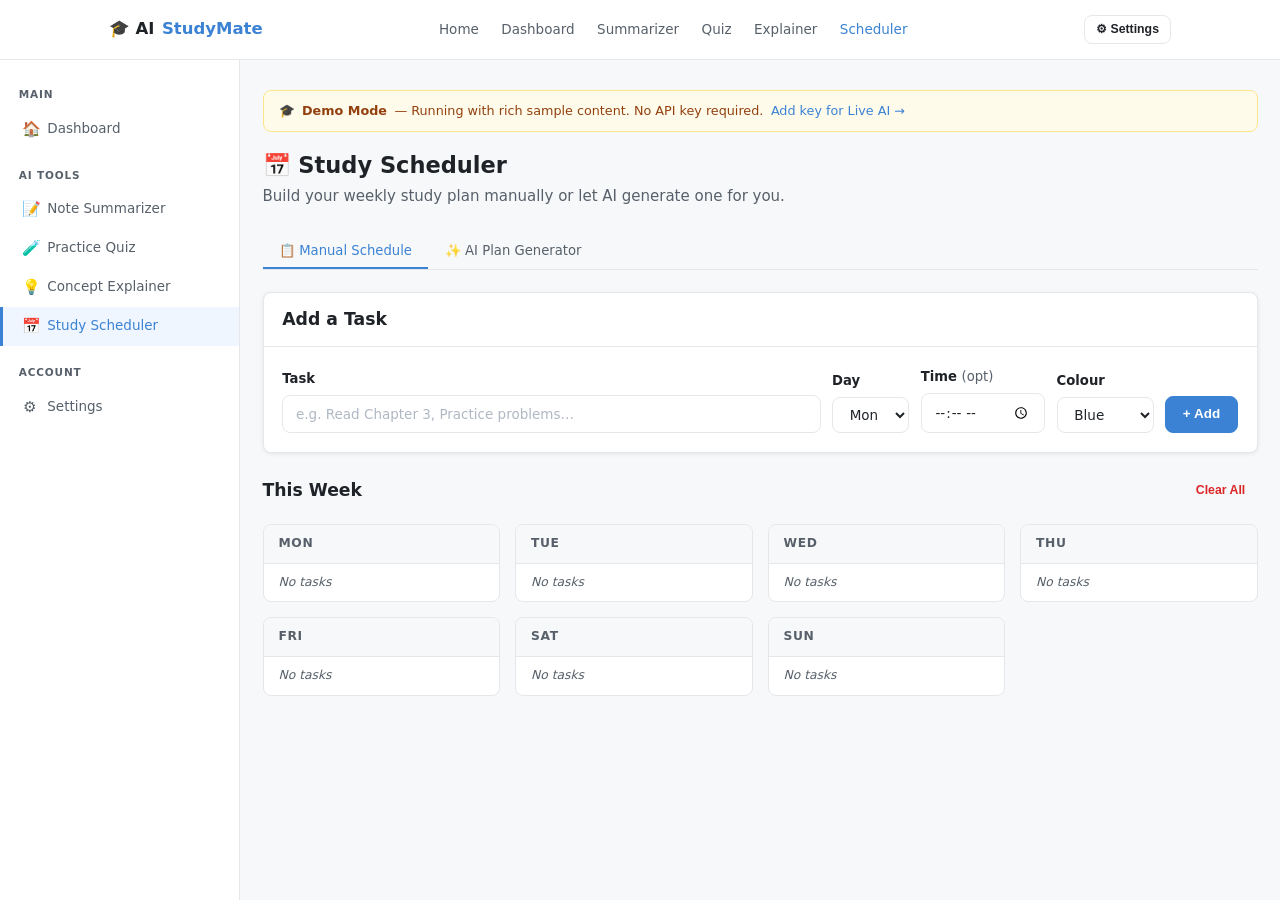
<file: ai-studymate/pages/scheduler.html>
<!DOCTYPE html>
<html lang="en">
<head>
  <meta charset="UTF-8">
  <meta name="viewport" content="width=device-width, initial-scale=1.0">
  <title>Study Scheduler — AI StudyMate</title>
  <link rel="stylesheet" href="../css/styles.css">
  <link rel="stylesheet" href="../css/components.css">
</head>
<body>

<nav class="nav">
  <div class="container nav__inner">
    <a href="../index.html" class="nav__brand">🎓 AI <span>StudyMate</span></a>
    <div class="nav__links" id="nav-links">
      <a href="../index.html">Home</a>
      <a href="../dashboard.html">Dashboard</a>
      <a href="summarizer.html">Summarizer</a>
      <a href="quiz.html">Quiz</a>
      <a href="explainer.html">Explainer</a>
      <a href="scheduler.html" class="active">Scheduler</a>
    </div>
    <div style="display:flex;align-items:center;gap:0.5rem;">
      <button class="btn btn--outline btn--sm" id="settings-btn">⚙ Settings</button>
      <button class="nav__hamburger" id="nav-hamburger" aria-label="Toggle menu" aria-expanded="false">
        <span></span><span></span><span></span>
      </button>
    </div>
  </div>
</nav>

<div class="app-layout">

  <aside class="sidebar">
    <div class="sidebar__section">
      <div class="sidebar__label">Main</div>
      <a href="../dashboard.html" class="sidebar__link"><span class="sidebar__icon">🏠</span> Dashboard</a>
    </div>
    <div class="sidebar__section">
      <div class="sidebar__label">AI Tools</div>
      <a href="summarizer.html" class="sidebar__link"><span class="sidebar__icon">📝</span> Note Summarizer</a>
      <a href="quiz.html" class="sidebar__link"><span class="sidebar__icon">🧪</span> Practice Quiz</a>
      <a href="explainer.html" class="sidebar__link"><span class="sidebar__icon">💡</span> Concept Explainer</a>
      <a href="scheduler.html" class="sidebar__link active"><span class="sidebar__icon">📅</span> Study Scheduler</a>
    </div>
    <div class="sidebar__section">
      <div class="sidebar__label">Account</div>
      <a href="#" class="sidebar__link" id="settings-btn-side"><span class="sidebar__icon">⚙</span> Settings</a>
    </div>
  </aside>

  <main class="main-content">
    <div class="ai-banner" id="ai-status-banner">⚠️ No API key configured.</div>

    <div class="page-header">
      <h2>📅 Study Scheduler</h2>
      <p>Build your weekly study plan manually or let AI generate one for you.</p>
    </div>

    <!-- Tabs -->
    <div class="tabs" data-tabs id="scheduler-tabs">
      <button class="tab" data-target="tab-manual">📋 Manual Schedule</button>
      <button class="tab" data-target="tab-ai">✨ AI Plan Generator</button>
    </div>

    <!-- Tab: Manual -->
    <div class="tab-panel" id="tab-manual">
      <!-- Add task form -->
      <div class="card" style="margin-bottom:1.5rem;">
        <div class="card__header"><h3>Add a Task</h3></div>
        <div class="card__body">
          <div style="display:grid;grid-template-columns:1fr auto auto auto auto;gap:0.75rem;align-items:end;">
            <div class="form-group" style="margin:0;">
              <label class="form-label" for="task-text">Task</label>
              <input type="text" class="form-control" id="task-text" placeholder="e.g. Read Chapter 3, Practice problems…">
            </div>
            <div class="form-group" style="margin:0;">
              <label class="form-label" for="task-day">Day</label>
              <select class="form-control" id="task-day">
                <option>Mon</option><option>Tue</option><option>Wed</option>
                <option>Thu</option><option>Fri</option><option>Sat</option><option>Sun</option>
              </select>
            </div>
            <div class="form-group" style="margin:0;">
              <label class="form-label" for="task-time">Time <span>(opt)</span></label>
              <input type="time" class="form-control" id="task-time">
            </div>
            <div class="form-group" style="margin:0;">
              <label class="form-label" for="task-color">Colour</label>
              <select class="form-control" id="task-color">
                <option value="blue">Blue</option>
                <option value="purple">Purple</option>
                <option value="green">Green</option>
                <option value="orange">Orange</option>
              </select>
            </div>
            <div style="padding-bottom:0;">
              <button class="btn btn--primary" id="add-task-btn" style="white-space:nowrap;">+ Add</button>
            </div>
          </div>
        </div>
      </div>

      <!-- Schedule grid -->
      <div style="display:flex;align-items:center;justify-content:space-between;margin-bottom:0.75rem;">
        <h3>This Week</h3>
        <button class="btn btn--ghost btn--sm" id="clear-schedule-btn" style="color:var(--danger);">Clear All</button>
      </div>
      <div class="schedule-grid" id="schedule-grid"></div>
    </div>

    <!-- Tab: AI Plan -->
    <div class="tab-panel" id="tab-ai">
      <div style="display:grid;grid-template-columns:1fr 1fr;gap:1.5rem;align-items:start;">
        <div class="card">
          <div class="card__header"><h3>Generate Study Plan</h3></div>
          <div class="card__body">
            <div class="form-group">
              <label class="form-label" for="plan-subject">Subject *</label>
              <input type="text" class="form-control" id="plan-subject" placeholder="e.g. Organic Chemistry, Statistics…">
            </div>
            <div class="form-group">
              <label class="form-label">Available Days</label>
              <div style="display:flex;flex-wrap:wrap;gap:0.4rem;" id="days-selector">
                <label class="btn btn--outline btn--sm day-check-label" style="cursor:pointer;">
                  <input type="checkbox" value="Mon" checked style="display:none;"> Mon
                </label>
                <label class="btn btn--outline btn--sm day-check-label" style="cursor:pointer;">
                  <input type="checkbox" value="Tue" checked style="display:none;"> Tue
                </label>
                <label class="btn btn--outline btn--sm day-check-label" style="cursor:pointer;">
                  <input type="checkbox" value="Wed" checked style="display:none;"> Wed
                </label>
                <label class="btn btn--outline btn--sm day-check-label" style="cursor:pointer;">
                  <input type="checkbox" value="Thu" checked style="display:none;"> Thu
                </label>
                <label class="btn btn--outline btn--sm day-check-label" style="cursor:pointer;">
                  <input type="checkbox" value="Fri" checked style="display:none;"> Fri
                </label>
                <label class="btn btn--outline btn--sm day-check-label" style="cursor:pointer;">
                  <input type="checkbox" value="Sat" style="display:none;"> Sat
                </label>
                <label class="btn btn--outline btn--sm day-check-label" style="cursor:pointer;">
                  <input type="checkbox" value="Sun" style="display:none;"> Sun
                </label>
              </div>
            </div>
            <div class="form-group">
              <label class="form-label" for="hours-per-day">Hours per day</label>
              <select class="form-control" id="hours-per-day">
                <option value="1">1 hour</option>
                <option value="2" selected>2 hours</option>
                <option value="3">3 hours</option>
                <option value="4">4 hours</option>
              </select>
            </div>
            <div class="form-actions">
              <button class="btn btn--primary" id="generate-plan-btn">✨ Generate Plan</button>
            </div>
          </div>
        </div>

        <div class="card">
          <div class="card__header">
            <h3>AI-Generated Plan</h3>
            <button class="btn btn--outline btn--sm" id="import-plan-btn" style="display:none;">+ Import to Schedule</button>
          </div>
          <div class="card__body">
            <div class="result-box result-box--empty" id="plan-output">
              Your AI-generated study plan will appear here.
            </div>
          </div>
        </div>
      </div>
    </div><!-- /tab-ai -->

  </main>
</div>

<!-- Settings Modal -->
<div id="settings-overlay" hidden style="position:fixed;inset:0;background:rgba(0,0,0,0.35);z-index:200;"></div>
<div id="settings-modal" hidden role="dialog" aria-modal="true"
  style="position:fixed;top:50%;left:50%;transform:translate(-50%,-50%);z-index:210;width:90%;max-width:440px;">
  <div class="card">
    <div class="card__header">
      <h3>⚙ Settings</h3>
      <button class="btn btn--ghost btn--sm" id="settings-close">✕</button>
    </div>
    <div class="card__body">
      <form id="settings-form">
        <div class="form-group">
          <label class="form-label" for="api-key-input">Groq API Key</label>
          <input type="password" class="form-control" id="api-key-input" placeholder="gsk_..." autocomplete="off">
          <p class="form-hint">Stored only in your browser and sent directly to api.groq.com. Get a free key at <a href="https://console.groq.com/keys" target="_blank" rel="noopener">console.groq.com/keys</a>.</p>
        </div>
        <div class="form-actions">
          <button type="submit" class="btn btn--primary">Save</button>
          <span id="settings-saved" style="display:none;color:var(--success);font-size:0.88rem;">✓ Saved!</span>
        </div>
      </form>
    </div>
  </div>
</div>

<script src="../js/storage.js"></script>
<script src="../js/ai.js"></script>
<script src="../js/app.js"></script>
<script>
  document.getElementById('settings-btn-side')?.addEventListener('click', e => {
    e.preventDefault(); document.getElementById('settings-btn')?.click();
  });

  // ---- Day checkbox visual toggle ----
  document.querySelectorAll('.day-check-label').forEach(label => {
    const cb = label.querySelector('input');
    function sync() {
      label.style.background    = cb.checked ? 'var(--accent)' : '';
      label.style.color         = cb.checked ? '#fff' : '';
      label.style.borderColor   = cb.checked ? 'var(--accent)' : '';
    }
    sync();
    cb.addEventListener('change', sync);
    label.addEventListener('click', () => { setTimeout(sync, 0); });
  });

  // ---- Manual schedule ----
  const COLORS = ['blue','purple','green','orange'];

  document.getElementById('add-task-btn').addEventListener('click', () => {
    const text  = document.getElementById('task-text').value.trim();
    const day   = document.getElementById('task-day').value;
    const time  = document.getElementById('task-time').value;
    const color = document.getElementById('task-color').value;
    if (!text) { alert('Please enter a task.'); return; }
    addScheduleTask(day, { text, time, color });
    document.getElementById('task-text').value = '';
    document.getElementById('task-time').value = '';
    renderSchedule();
  });

  document.getElementById('task-text').addEventListener('keydown', e => {
    if (e.key === 'Enter') document.getElementById('add-task-btn').click();
  });

  document.getElementById('clear-schedule-btn').addEventListener('click', () => {
    if (!confirm('Clear the entire schedule?')) return;
    clearSchedule(); renderSchedule();
  });

  function renderSchedule() {
    const grid  = document.getElementById('schedule-grid');
    const sched = getSchedule();
    grid.innerHTML = DAYS.map(day => `
      <div class="schedule-day">
        <div class="schedule-day__header">${day}</div>
        ${sched[day].length === 0
          ? '<div style="padding:0.6rem 1rem;font-size:0.82rem;color:var(--muted);font-style:italic;">No tasks</div>'
          : sched[day].map(t => `
            <div class="schedule-task">
              <div class="schedule-task__dot schedule-task__dot--${t.color || 'blue'}"></div>
              <div class="schedule-task__text">
                <div>${escHtml(t.text)}</div>
                ${t.time ? `<div class="schedule-task__time">${escHtml(t.time)}</div>` : ''}
              </div>
              <button class="schedule-task__remove" data-day="${day}" data-id="${t.id}" title="Remove">✕</button>
            </div>`).join('')}
      </div>`).join('');

    grid.querySelectorAll('.schedule-task__remove').forEach(btn => {
      btn.addEventListener('click', () => {
        removeScheduleTask(btn.dataset.day, Number(btn.dataset.id));
        renderSchedule();
      });
    });
  }

  // ---- AI Plan Generator ----
  let lastPlan = null;

  document.getElementById('generate-plan-btn').addEventListener('click', async () => {
    const subject = document.getElementById('plan-subject').value.trim();
    if (!subject) { alert('Please enter a subject.'); return; }
    const days = [...document.querySelectorAll('#days-selector input:checked')].map(c => c.value);
    if (!days.length) { alert('Select at least one day.'); return; }
    const hours = Number(document.getElementById('hours-per-day').value);
    const btn   = document.getElementById('generate-plan-btn');
    const out   = document.getElementById('plan-output');
    setLoading(btn, out, true, 'Generating…');
    const res = await aiStudyPlan(subject, days, hours);
    setLoading(btn, null, false);
    refreshAiBanner();
    if (res.errorMessage) showErrorMessage(out.parentElement, res.errorMessage);
    lastPlan = res.parsed;
    // Render plan preview
    const lines = [];
    Object.entries(res.parsed).forEach(([day, tasks]) => {
      lines.push(`${day}:`);
      tasks.forEach(t => lines.push(`  • ${t}`));
    });
    renderResult(out, lines.join('\n'), res.isDemo);
    document.getElementById('import-plan-btn').style.display = '';
  });

  document.getElementById('import-plan-btn').addEventListener('click', () => {
    if (!lastPlan) return;
    const colorMap = { Mon:'blue', Tue:'purple', Wed:'green', Thu:'orange', Fri:'blue', Sat:'purple', Sun:'green' };
    Object.entries(lastPlan).forEach(([day, tasks]) => {
      if (!DAYS.includes(day)) return;
      tasks.forEach(t => {
        if (t.includes('[DEMO]')) return;
        addScheduleTask(day, { text: t, color: colorMap[day] || 'blue' });
      });
    });
    // Switch to manual tab to see result
    document.querySelector('[data-target="tab-manual"]')?.click();
    renderSchedule();
  });

  function escHtml(s) {
    return String(s).replace(/&/g,'&amp;').replace(/</g,'&lt;').replace(/>/g,'&gt;');
  }

  renderSchedule();
  // Init tabs
  document.querySelectorAll('[data-tabs]').forEach(initTabs);
</script>
</body>
</html>
</file>
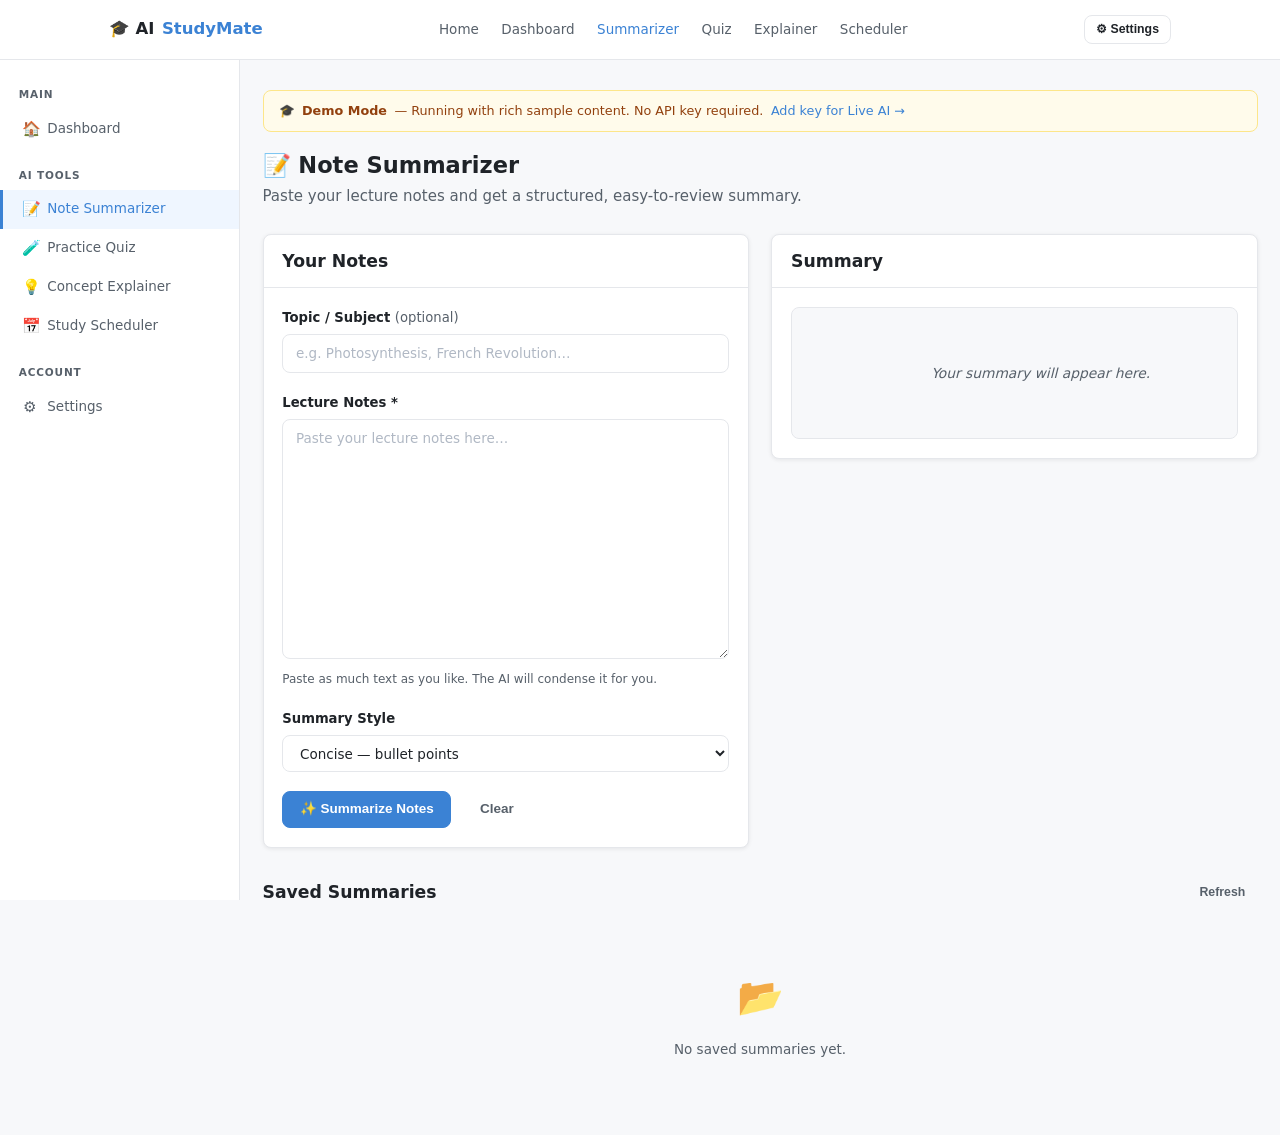
<file: ai-studymate/pages/summarizer.html>
<!DOCTYPE html>
<html lang="en">
<head>
  <meta charset="UTF-8">
  <meta name="viewport" content="width=device-width, initial-scale=1.0">
  <title>Note Summarizer — AI StudyMate</title>
  <link rel="stylesheet" href="../css/styles.css">
  <link rel="stylesheet" href="../css/components.css">
</head>
<body>

<!-- ===== NAVIGATION ===== -->
<nav class="nav">
  <div class="container nav__inner">
    <a href="../index.html" class="nav__brand">🎓 AI <span>StudyMate</span></a>
    <div class="nav__links" id="nav-links">
      <a href="../index.html">Home</a>
      <a href="../dashboard.html">Dashboard</a>
      <a href="summarizer.html" class="active">Summarizer</a>
      <a href="quiz.html">Quiz</a>
      <a href="explainer.html">Explainer</a>
      <a href="scheduler.html">Scheduler</a>
    </div>
    <div style="display:flex;align-items:center;gap:0.5rem;">
      <button class="btn btn--outline btn--sm" id="settings-btn">⚙ Settings</button>
      <button class="nav__hamburger" id="nav-hamburger" aria-label="Toggle menu" aria-expanded="false">
        <span></span><span></span><span></span>
      </button>
    </div>
  </div>
</nav>

<!-- ===== APP LAYOUT ===== -->
<div class="app-layout">

  <!-- Sidebar -->
  <aside class="sidebar">
    <div class="sidebar__section">
      <div class="sidebar__label">Main</div>
      <a href="../dashboard.html" class="sidebar__link">
        <span class="sidebar__icon">🏠</span> Dashboard
      </a>
    </div>
    <div class="sidebar__section">
      <div class="sidebar__label">AI Tools</div>
      <a href="summarizer.html" class="sidebar__link active">
        <span class="sidebar__icon">📝</span> Note Summarizer
      </a>
      <a href="quiz.html" class="sidebar__link">
        <span class="sidebar__icon">🧪</span> Practice Quiz
      </a>
      <a href="explainer.html" class="sidebar__link">
        <span class="sidebar__icon">💡</span> Concept Explainer
      </a>
      <a href="scheduler.html" class="sidebar__link">
        <span class="sidebar__icon">📅</span> Study Scheduler
      </a>
    </div>
    <div class="sidebar__section">
      <div class="sidebar__label">Account</div>
      <a href="#" class="sidebar__link" id="settings-btn-side">
        <span class="sidebar__icon">⚙</span> Settings
      </a>
    </div>
  </aside>

  <!-- Main -->
  <main class="main-content">

    <div class="ai-banner" id="ai-status-banner">⚠️ No API key configured.</div>

    <div class="page-header">
      <h2>📝 Note Summarizer</h2>
      <p>Paste your lecture notes and get a structured, easy-to-review summary.</p>
    </div>

    <div style="display:grid;grid-template-columns:1fr 1fr;gap:1.5rem;align-items:start;">

      <!-- Input panel -->
      <div class="card">
        <div class="card__header"><h3>Your Notes</h3></div>
        <div class="card__body">
          <div class="form-group">
            <label class="form-label" for="notes-topic">Topic / Subject <span>(optional)</span></label>
            <input type="text" class="form-control" id="notes-topic" placeholder="e.g. Photosynthesis, French Revolution…">
          </div>
          <div class="form-group">
            <label class="form-label" for="notes-input">Lecture Notes *</label>
            <textarea class="form-control" id="notes-input" placeholder="Paste your lecture notes here…" style="min-height:240px;" required></textarea>
            <p class="form-hint">Paste as much text as you like. The AI will condense it for you.</p>
          </div>
          <div class="form-group">
            <label class="form-label" for="summary-style">Summary Style</label>
            <select class="form-control" id="summary-style">
              <option value="concise">Concise — bullet points</option>
              <option value="detailed">Detailed — paragraphs + bullets</option>
              <option value="outline">Outline — hierarchical structure</option>
            </select>
          </div>
          <div class="form-actions">
            <button class="btn btn--primary" id="summarize-btn">✨ Summarize Notes</button>
            <button class="btn btn--ghost" id="clear-input-btn">Clear</button>
          </div>
        </div>
      </div>

      <!-- Output panel -->
      <div class="card">
        <div class="card__header">
          <h3>Summary</h3>
          <button class="btn btn--outline btn--sm" id="copy-summary-btn" style="display:none;">Copy</button>
        </div>
        <div class="card__body">
          <div class="result-box result-box--empty" id="summary-output">
            Your summary will appear here.
          </div>
        </div>
        <div class="card__footer" id="summary-footer" style="display:none;">
          <div style="display:flex;align-items:center;justify-content:space-between;">
            <span style="font-size:0.82rem;color:var(--muted);" id="summary-meta"></span>
            <button class="btn btn--outline btn--sm" id="save-summary-btn">💾 Save</button>
          </div>
        </div>
      </div>

    </div>

    <!-- History -->
    <div style="margin-top:2rem;">
      <div style="display:flex;align-items:center;justify-content:space-between;margin-bottom:1rem;">
        <h3>Saved Summaries</h3>
        <button class="btn btn--ghost btn--sm" id="refresh-history-btn">Refresh</button>
      </div>
      <div id="summaries-history"></div>
    </div>

  </main>
</div>

<!-- Settings Modal -->
<div id="settings-overlay" hidden style="position:fixed;inset:0;background:rgba(0,0,0,0.35);z-index:200;"></div>
<div id="settings-modal" hidden role="dialog" aria-modal="true" aria-labelledby="settings-title"
  style="position:fixed;top:50%;left:50%;transform:translate(-50%,-50%);z-index:210;width:90%;max-width:440px;">
  <div class="card">
    <div class="card__header">
      <h3 id="settings-title">⚙ Settings</h3>
      <button class="btn btn--ghost btn--sm" id="settings-close">✕</button>
    </div>
    <div class="card__body">
      <form id="settings-form">
        <div class="form-group">
          <label class="form-label" for="api-key-input">Groq API Key <span>(optional)</span></label>
          <input type="password" class="form-control" id="api-key-input" placeholder="gsk_..." autocomplete="off">
          <p class="form-hint">Stored only in your browser's localStorage and sent directly to api.groq.com. Get a free key at <a href="https://console.groq.com/keys" target="_blank" rel="noopener">console.groq.com/keys</a>.</p>
        </div>
        <div class="form-actions">
          <button type="submit" class="btn btn--primary">Save</button>
          <span id="settings-saved" style="display:none;color:var(--success);font-size:0.88rem;">✓ Saved!</span>
        </div>
      </form>
    </div>
  </div>
</div>

<script src="../js/storage.js"></script>
<script src="../js/ai.js"></script>
<script src="../js/app.js"></script>
<script>
  document.getElementById('settings-btn-side')?.addEventListener('click', e => {
    e.preventDefault();
    document.getElementById('settings-btn')?.click();
  });

  let lastResult = null;

  const btn         = document.getElementById('summarize-btn');
  const output      = document.getElementById('summary-output');
  const footer      = document.getElementById('summary-footer');
  const meta        = document.getElementById('summary-meta');
  const copyBtn     = document.getElementById('copy-summary-btn');
  const saveBtn     = document.getElementById('save-summary-btn');

  document.getElementById('clear-input-btn').addEventListener('click', () => {
    document.getElementById('notes-input').value = '';
    document.getElementById('notes-topic').value = '';
    renderEmpty(output, 'Your summary will appear here.');
    footer.style.display = 'none';
    copyBtn.style.display = 'none';
    lastResult = null;
  });

  btn.addEventListener('click', async () => {
    const notes = document.getElementById('notes-input').value.trim();
    if (!notes) { alert('Please paste some notes first.'); return; }
    const style = document.getElementById('summary-style').value;
    setLoading(btn, output, true, 'Summarizing…');
    const res = await aiSummarize(notes, style);
    setLoading(btn, null, false);
    // Show error toast if the live API failed and we fell back to demo
    if (res.errorMessage) showErrorMessage(output.parentElement, res.errorMessage);
    renderResult(output, res.text, res.isDemo);
    lastResult = { text: res.text, isDemo: res.isDemo };
    const wordCount = notes.split(/\s+/).length;
    meta.textContent = `${wordCount} words input · ${res.isDemo ? '🎓 Demo' : '✅ Live AI'} response`;
    footer.style.display = '';
    copyBtn.style.display = '';
    refreshAiBanner();
  });

  copyBtn.addEventListener('click', () => {
    if (lastResult) navigator.clipboard.writeText(lastResult.text).then(() => {
      copyBtn.textContent = 'Copied!';
      setTimeout(() => copyBtn.textContent = 'Copy', 1500);
    });
  });

  saveBtn.addEventListener('click', () => {
    if (!lastResult) return;
    const topic   = document.getElementById('notes-topic').value.trim() || 'Untitled';
    const preview = lastResult.text.slice(0, 80);
    saveSummary({ topic, preview, full: lastResult.text });
    saveBtn.textContent = '✓ Saved!';
    setTimeout(() => saveBtn.textContent = '💾 Save', 1500);
    loadHistory();
  });

  document.getElementById('refresh-history-btn').addEventListener('click', loadHistory);

  function loadHistory() {
    const el   = document.getElementById('summaries-history');
    const list = getSummaries();
    if (!list.length) {
      el.innerHTML = '<div class="empty-state"><div class="empty-state__icon">📂</div><p>No saved summaries yet.</p></div>';
      return;
    }
    el.innerHTML = '<div class="history-list">' + list.map(s => `
      <div class="history-item">
        <div class="history-item__icon">📝</div>
        <div class="history-item__meta">
          <div class="history-item__title">${escHtml(s.topic)}</div>
          <div class="history-item__desc">${escHtml(s.preview)}…</div>
        </div>
        <div style="display:flex;align-items:center;gap:0.5rem;">
          <span class="history-item__time">${timeAgo(s.ts)}</span>
          <button class="btn btn--ghost btn--sm del-btn" data-id="${s.id}" title="Delete">✕</button>
        </div>
      </div>`).join('') + '</div>';
    el.querySelectorAll('.del-btn').forEach(b => b.addEventListener('click', () => {
      deleteSummary(Number(b.dataset.id)); loadHistory();
    }));
  }

  function escHtml(s) {
    return String(s).replace(/&/g,'&amp;').replace(/</g,'&lt;').replace(/>/g,'&gt;');
  }

  loadHistory();
</script>
</body>
</html>
</file>
<file: ai-studymate/css/styles.css>
/* =========================================================
   AI StudyMate — Base Styles
   ========================================================= */

*, *::before, *::after { box-sizing: border-box; margin: 0; padding: 0; }

:root {
  --bg:          #ffffff;
  --surface:     #f7f8fa;
  --border:      #e5e7eb;
  --text:        #1f2328;
  --muted:       #57606a;
  --accent:      #3b82d4;
  --accent-dark: #2563b0;
  --secondary:   #7c5cd8;
  --success:     #16a34a;
  --warning:     #d97706;
  --danger:      #dc2626;
  --radius:      8px;
  --shadow:      0 1px 4px rgba(0,0,0,0.08);
  --shadow-md:   0 4px 16px rgba(0,0,0,0.10);
  --nav-h:       60px;
  --sidebar-w:   240px;
}

html { font-size: 15px; scroll-behavior: smooth; }

body {
  font-family: -apple-system, "Segoe UI", system-ui, sans-serif;
  background: var(--surface);
  color: var(--text);
  line-height: 1.6;
  min-height: 100vh;
}

a { color: var(--accent); text-decoration: none; }
a:hover { text-decoration: underline; }

img { max-width: 100%; display: block; }

h1, h2, h3, h4 { line-height: 1.3; font-weight: 600; }
h1 { font-size: 2rem; }
h2 { font-size: 1.5rem; }
h3 { font-size: 1.15rem; }
h4 { font-size: 1rem; }

p { color: var(--muted); }

/* ---- Layout ---- */
.container { max-width: 1100px; margin: 0 auto; padding: 0 1.25rem; }
.container--sm { max-width: 760px; margin: 0 auto; padding: 0 1.25rem; }

/* ---- Navigation ---- */
.nav {
  height: var(--nav-h);
  background: var(--bg);
  border-bottom: 1px solid var(--border);
  display: flex;
  align-items: center;
  position: sticky;
  top: 0;
  z-index: 100;
}
.nav__inner {
  width: 100%;
  display: flex;
  align-items: center;
  justify-content: space-between;
}
.nav__brand {
  font-size: 1.1rem;
  font-weight: 700;
  color: var(--text);
  display: flex;
  align-items: center;
  gap: 0.5rem;
}
.nav__brand span { color: var(--accent); }
.nav__links { display: flex; align-items: center; gap: 1.5rem; }
.nav__links a { color: var(--muted); font-size: 0.9rem; font-weight: 500; }
.nav__links a:hover { color: var(--text); text-decoration: none; }
.nav__links a.active { color: var(--accent); }
.nav__hamburger { display: none; background: none; border: none; cursor: pointer; padding: 4px; }
.nav__hamburger span {
  display: block; width: 22px; height: 2px;
  background: var(--text); margin: 5px 0; border-radius: 2px;
  transition: 0.2s;
}

/* ---- Hero (landing) ---- */
.hero {
  padding: 5rem 0 4rem;
  text-align: center;
  background: var(--bg);
  border-bottom: 1px solid var(--border);
}
.hero__badge {
  display: inline-block;
  background: #eff6ff;
  color: var(--accent);
  font-size: 0.8rem;
  font-weight: 600;
  padding: 0.25rem 0.75rem;
  border-radius: 100px;
  margin-bottom: 1.25rem;
  border: 1px solid #bfdbfe;
}
.hero h1 { margin-bottom: 1rem; max-width: 640px; margin-left: auto; margin-right: auto; }
.hero h1 span { color: var(--accent); }
.hero p { font-size: 1.05rem; max-width: 520px; margin: 0 auto 2rem; }
.hero__actions { display: flex; gap: 0.75rem; justify-content: center; flex-wrap: wrap; }

/* ---- Features grid ---- */
.features { padding: 4rem 0; }
.section-header { text-align: center; margin-bottom: 2.5rem; }
.section-header p { margin-top: 0.5rem; }
.features__grid {
  display: grid;
  grid-template-columns: repeat(auto-fit, minmax(240px, 1fr));
  gap: 1.25rem;
}

/* ---- Page layout (dashboard + inner pages) ---- */
.app-layout { display: flex; min-height: calc(100vh - var(--nav-h)); }

.sidebar {
  width: var(--sidebar-w);
  background: var(--bg);
  border-right: 1px solid var(--border);
  padding: 1.5rem 0;
  position: sticky;
  top: var(--nav-h);
  height: calc(100vh - var(--nav-h));
  overflow-y: auto;
  flex-shrink: 0;
}
.sidebar__section { padding: 0.25rem 0 1rem; }
.sidebar__label {
  font-size: 0.7rem;
  font-weight: 700;
  letter-spacing: 0.08em;
  text-transform: uppercase;
  color: var(--muted);
  padding: 0 1.25rem;
  margin-bottom: 0.4rem;
}
.sidebar__link {
  display: flex;
  align-items: center;
  gap: 0.6rem;
  padding: 0.5rem 1.25rem;
  color: var(--muted);
  font-size: 0.9rem;
  font-weight: 500;
  border-left: 3px solid transparent;
  transition: background 0.15s, color 0.15s;
}
.sidebar__link:hover { background: var(--surface); color: var(--text); text-decoration: none; }
.sidebar__link.active { color: var(--accent); background: #eff6ff; border-left-color: var(--accent); }
.sidebar__icon { font-size: 1rem; width: 1.1rem; text-align: center; }

.main-content { flex: 1; padding: 2rem 1.5rem; min-width: 0; }

/* ---- Page header ---- */
.page-header { margin-bottom: 1.75rem; }
.page-header h2 { color: var(--text); }
.page-header p { margin-top: 0.25rem; }

/* ---- Footer ---- */
.footer {
  background: var(--bg);
  border-top: 1px solid var(--border);
  padding: 2rem 0;
  text-align: center;
  color: var(--muted);
  font-size: 0.85rem;
}

/* ---- AI Demo Banner ---- */
.ai-banner {
  background: #fffbeb;
  border: 1px solid #fde68a;
  border-radius: var(--radius);
  padding: 0.65rem 1rem;
  font-size: 0.85rem;
  color: #92400e;
  margin-bottom: 1.25rem;
  display: flex;
  align-items: center;
  gap: 0.5rem;
}
.ai-banner.ai-banner--live {
  background: #f0fdf4;
  border-color: #86efac;
  color: #166534;
}

/* ---- Responsive ---- */
@media (max-width: 768px) {
  h1 { font-size: 1.6rem; }
  .nav__links { display: none; }
  .nav__links.open { display: flex; flex-direction: column; position: absolute; top: var(--nav-h); left: 0; right: 0; background: var(--bg); border-bottom: 1px solid var(--border); padding: 1rem 1.25rem; gap: 1rem; }
  .nav__hamburger { display: block; }
  .sidebar { display: none; }
  .sidebar.open { display: block; position: fixed; top: var(--nav-h); left: 0; z-index: 90; height: calc(100vh - var(--nav-h)); }
  .main-content { padding: 1.25rem 1rem; }
  .hero { padding: 3rem 0 2.5rem; }
}

@media (max-width: 480px) {
  .features__grid { grid-template-columns: 1fr; }
  .hero__actions { flex-direction: column; align-items: center; }
}
</file>
<file: ai-studymate/css/components.css>
/* =========================================================
   AI StudyMate — Component Styles
   ========================================================= */

/* ---- Buttons ---- */
.btn {
  display: inline-flex;
  align-items: center;
  gap: 0.4rem;
  padding: 0.55rem 1.1rem;
  border-radius: var(--radius);
  font-size: 0.9rem;
  font-weight: 600;
  border: 1.5px solid transparent;
  cursor: pointer;
  transition: background 0.15s, color 0.15s, border-color 0.15s, opacity 0.15s;
  white-space: nowrap;
  line-height: 1.4;
  text-decoration: none;
}
.btn:hover { text-decoration: none; }
.btn:disabled { opacity: 0.55; cursor: not-allowed; }

.btn--primary { background: var(--accent); color: #fff; border-color: var(--accent); }
.btn--primary:hover { background: var(--accent-dark); border-color: var(--accent-dark); }

.btn--secondary { background: var(--secondary); color: #fff; border-color: var(--secondary); }
.btn--secondary:hover { background: #6244b8; border-color: #6244b8; }

.btn--outline { background: transparent; color: var(--text); border-color: var(--border); }
.btn--outline:hover { background: var(--surface); }

.btn--ghost { background: transparent; color: var(--muted); border-color: transparent; }
.btn--ghost:hover { background: var(--surface); color: var(--text); }

.btn--danger { background: var(--danger); color: #fff; border-color: var(--danger); }
.btn--danger:hover { background: #b91c1c; }

.btn--sm { padding: 0.35rem 0.75rem; font-size: 0.82rem; }
.btn--lg { padding: 0.75rem 1.5rem; font-size: 1rem; }
.btn--full { width: 100%; justify-content: center; }

/* Loading spinner inside button */
.btn .spinner { display: inline-block; width: 14px; height: 14px; border: 2px solid rgba(255,255,255,0.4); border-top-color: #fff; border-radius: 50%; animation: spin 0.6s linear infinite; }
@keyframes spin { to { transform: rotate(360deg); } }

/* ---- Cards ---- */
.card {
  background: var(--bg);
  border: 1px solid var(--border);
  border-radius: var(--radius);
  box-shadow: var(--shadow);
  overflow: hidden;
}
.card__body { padding: 1.25rem; }
.card__header { padding: 1rem 1.25rem; border-bottom: 1px solid var(--border); display: flex; align-items: center; justify-content: space-between; }
.card__footer { padding: 0.85rem 1.25rem; border-top: 1px solid var(--border); background: var(--surface); }

/* Feature card */
.feature-card {
  background: var(--bg);
  border: 1px solid var(--border);
  border-radius: var(--radius);
  padding: 1.5rem;
  box-shadow: var(--shadow);
  transition: box-shadow 0.15s, transform 0.15s;
  cursor: pointer;
  text-decoration: none;
  display: block;
  color: var(--text);
}
.feature-card:hover { box-shadow: var(--shadow-md); transform: translateY(-2px); text-decoration: none; color: var(--text); }
.feature-card__icon {
  width: 44px; height: 44px;
  border-radius: 10px;
  display: flex; align-items: center; justify-content: center;
  font-size: 1.35rem;
  margin-bottom: 1rem;
}
.feature-card__icon--blue   { background: #eff6ff; }
.feature-card__icon--purple { background: #f5f3ff; }
.feature-card__icon--green  { background: #f0fdf4; }
.feature-card__icon--orange { background: #fff7ed; }
.feature-card h3 { font-size: 1rem; margin-bottom: 0.35rem; }
.feature-card p  { font-size: 0.88rem; line-height: 1.5; }

/* Stat card */
.stat-card {
  background: var(--bg);
  border: 1px solid var(--border);
  border-radius: var(--radius);
  padding: 1.25rem;
  box-shadow: var(--shadow);
}
.stat-card__label { font-size: 0.8rem; color: var(--muted); font-weight: 600; text-transform: uppercase; letter-spacing: 0.05em; }
.stat-card__value { font-size: 1.75rem; font-weight: 700; color: var(--text); margin: 0.2rem 0; line-height: 1; }
.stat-card__sub   { font-size: 0.82rem; color: var(--muted); }

/* ---- Forms ---- */
.form-group { margin-bottom: 1.25rem; }
.form-label { display: block; font-size: 0.88rem; font-weight: 600; color: var(--text); margin-bottom: 0.4rem; }
.form-label span { color: var(--muted); font-weight: 400; }

.form-control {
  width: 100%;
  padding: 0.55rem 0.85rem;
  border: 1.5px solid var(--border);
  border-radius: var(--radius);
  font-size: 0.9rem;
  font-family: inherit;
  color: var(--text);
  background: var(--bg);
  transition: border-color 0.15s, box-shadow 0.15s;
  line-height: 1.5;
}
.form-control:focus { outline: none; border-color: var(--accent); box-shadow: 0 0 0 3px rgba(59,130,212,0.12); }
.form-control::placeholder { color: #b0b8c4; }

textarea.form-control { resize: vertical; min-height: 120px; }

.form-hint { font-size: 0.8rem; color: var(--muted); margin-top: 0.3rem; }
.form-actions { display: flex; gap: 0.75rem; align-items: center; flex-wrap: wrap; }

/* ---- Result box ---- */
.result-box {
  background: var(--surface);
  border: 1px solid var(--border);
  border-radius: var(--radius);
  padding: 1.25rem;
  font-size: 0.92rem;
  line-height: 1.7;
  color: var(--text);
  white-space: pre-wrap;
  word-break: break-word;
}
.result-box--empty { color: var(--muted); font-style: italic; text-align: center; padding: 2rem; }

/* Demo output — amber left border, subtle tint */
.result-box--demo {
  border-left: 3px solid #f59e0b;
  background: #fffdf5;
}

/* Live AI output — green left border */
.result-box--live {
  border-left: 3px solid var(--success);
  background: #f9fffe;
}

/* API error toast shown above the result box */
.api-error-toast {
  background: #fef2f2;
  border: 1px solid #fecaca;
  border-radius: var(--radius);
  padding: 0.75rem 1rem;
  font-size: 0.85rem;
  color: #991b1b;
  margin-bottom: 0.75rem;
  line-height: 1.5;
}
.api-error-toast small { color: #b91c1c; }

/* ---- Badge ---- */
.badge {
  display: inline-block;
  padding: 0.15rem 0.55rem;
  border-radius: 100px;
  font-size: 0.75rem;
  font-weight: 600;
}
.badge--blue    { background: #eff6ff; color: var(--accent); }
.badge--purple  { background: #f5f3ff; color: var(--secondary); }
.badge--green   { background: #f0fdf4; color: var(--success); }
.badge--orange  { background: #fff7ed; color: var(--warning); }
.badge--red     { background: #fef2f2; color: var(--danger); }

/* ---- Quiz components ---- */
.quiz-question { margin-bottom: 2rem; }
.quiz-question h4 { margin-bottom: 0.75rem; color: var(--text); font-size: 0.95rem; }
.quiz-options { display: flex; flex-direction: column; gap: 0.5rem; }
.quiz-option {
  display: flex; align-items: flex-start; gap: 0.6rem;
  padding: 0.65rem 0.9rem;
  border: 1.5px solid var(--border);
  border-radius: var(--radius);
  cursor: pointer;
  transition: border-color 0.15s, background 0.15s;
  font-size: 0.9rem;
}
.quiz-option:hover { border-color: var(--accent); background: #f0f7ff; }
.quiz-option.correct  { border-color: var(--success); background: #f0fdf4; }
.quiz-option.incorrect { border-color: var(--danger);  background: #fef2f2; }
.quiz-option input[type=radio] { margin-top: 3px; flex-shrink: 0; accent-color: var(--accent); }

.quiz-score {
  text-align: center;
  padding: 2rem;
  border-radius: var(--radius);
  background: var(--surface);
  border: 1px solid var(--border);
}
.quiz-score__value { font-size: 3rem; font-weight: 700; color: var(--accent); }
.quiz-score__label { color: var(--muted); margin-top: 0.25rem; }

/* ---- Scheduler ---- */
.schedule-grid {
  display: grid;
  grid-template-columns: repeat(auto-fill, minmax(220px, 1fr));
  gap: 1rem;
  margin-top: 1.25rem;
}
.schedule-day { background: var(--bg); border: 1px solid var(--border); border-radius: var(--radius); overflow: hidden; }
.schedule-day__header { background: var(--surface); padding: 0.6rem 1rem; font-size: 0.82rem; font-weight: 700; text-transform: uppercase; letter-spacing: 0.05em; color: var(--muted); border-bottom: 1px solid var(--border); }
.schedule-task {
  padding: 0.6rem 1rem;
  border-bottom: 1px solid var(--border);
  font-size: 0.88rem;
  display: flex;
  align-items: flex-start;
  gap: 0.5rem;
}
.schedule-task:last-child { border-bottom: none; }
.schedule-task__dot { width: 8px; height: 8px; border-radius: 50%; flex-shrink: 0; margin-top: 5px; }
.schedule-task__dot--blue   { background: var(--accent); }
.schedule-task__dot--purple { background: var(--secondary); }
.schedule-task__dot--green  { background: var(--success); }
.schedule-task__dot--orange { background: var(--warning); }
.schedule-task__text { flex: 1; }
.schedule-task__time { font-size: 0.75rem; color: var(--muted); }
.schedule-task__remove { background: none; border: none; cursor: pointer; color: var(--muted); font-size: 0.85rem; padding: 0 2px; line-height: 1; }
.schedule-task__remove:hover { color: var(--danger); }

/* ---- Tabs ---- */
.tabs { display: flex; border-bottom: 1px solid var(--border); margin-bottom: 1.5rem; gap: 0; overflow-x: auto; }
.tab {
  padding: 0.6rem 1.1rem;
  font-size: 0.88rem;
  font-weight: 500;
  color: var(--muted);
  cursor: pointer;
  border-bottom: 2px solid transparent;
  white-space: nowrap;
  background: none;
  border-top: none;
  border-left: none;
  border-right: none;
  font-family: inherit;
  transition: color 0.15s;
}
.tab:hover { color: var(--text); }
.tab.active { color: var(--accent); border-bottom-color: var(--accent); }
.tab-panel { display: none; }
.tab-panel.active { display: block; }

/* ---- History list ---- */
.history-list { display: flex; flex-direction: column; gap: 0.6rem; }
.history-item {
  display: flex; align-items: flex-start; gap: 0.75rem;
  padding: 0.85rem 1rem;
  background: var(--bg);
  border: 1px solid var(--border);
  border-radius: var(--radius);
  font-size: 0.88rem;
}
.history-item__icon { font-size: 1rem; flex-shrink: 0; margin-top: 2px; }
.history-item__meta { flex: 1; min-width: 0; }
.history-item__title { font-weight: 600; color: var(--text); white-space: nowrap; overflow: hidden; text-overflow: ellipsis; }
.history-item__desc  { color: var(--muted); font-size: 0.82rem; margin-top: 0.1rem; }
.history-item__time  { font-size: 0.78rem; color: var(--muted); flex-shrink: 0; }

/* ---- Empty state ---- */
.empty-state { text-align: center; padding: 3rem 1rem; color: var(--muted); }
.empty-state__icon { font-size: 2.5rem; margin-bottom: 0.75rem; }
.empty-state p { font-size: 0.9rem; }

/* ---- Divider ---- */
.divider { border: none; border-top: 1px solid var(--border); margin: 1.5rem 0; }

/* ---- Responsive adjustments ---- */
@media (max-width: 600px) {
  .form-actions { flex-direction: column; align-items: stretch; }
  .form-actions .btn { justify-content: center; }
  .schedule-grid { grid-template-columns: 1fr 1fr; }
}
@media (max-width: 400px) {
  .schedule-grid { grid-template-columns: 1fr; }
}
</file>
